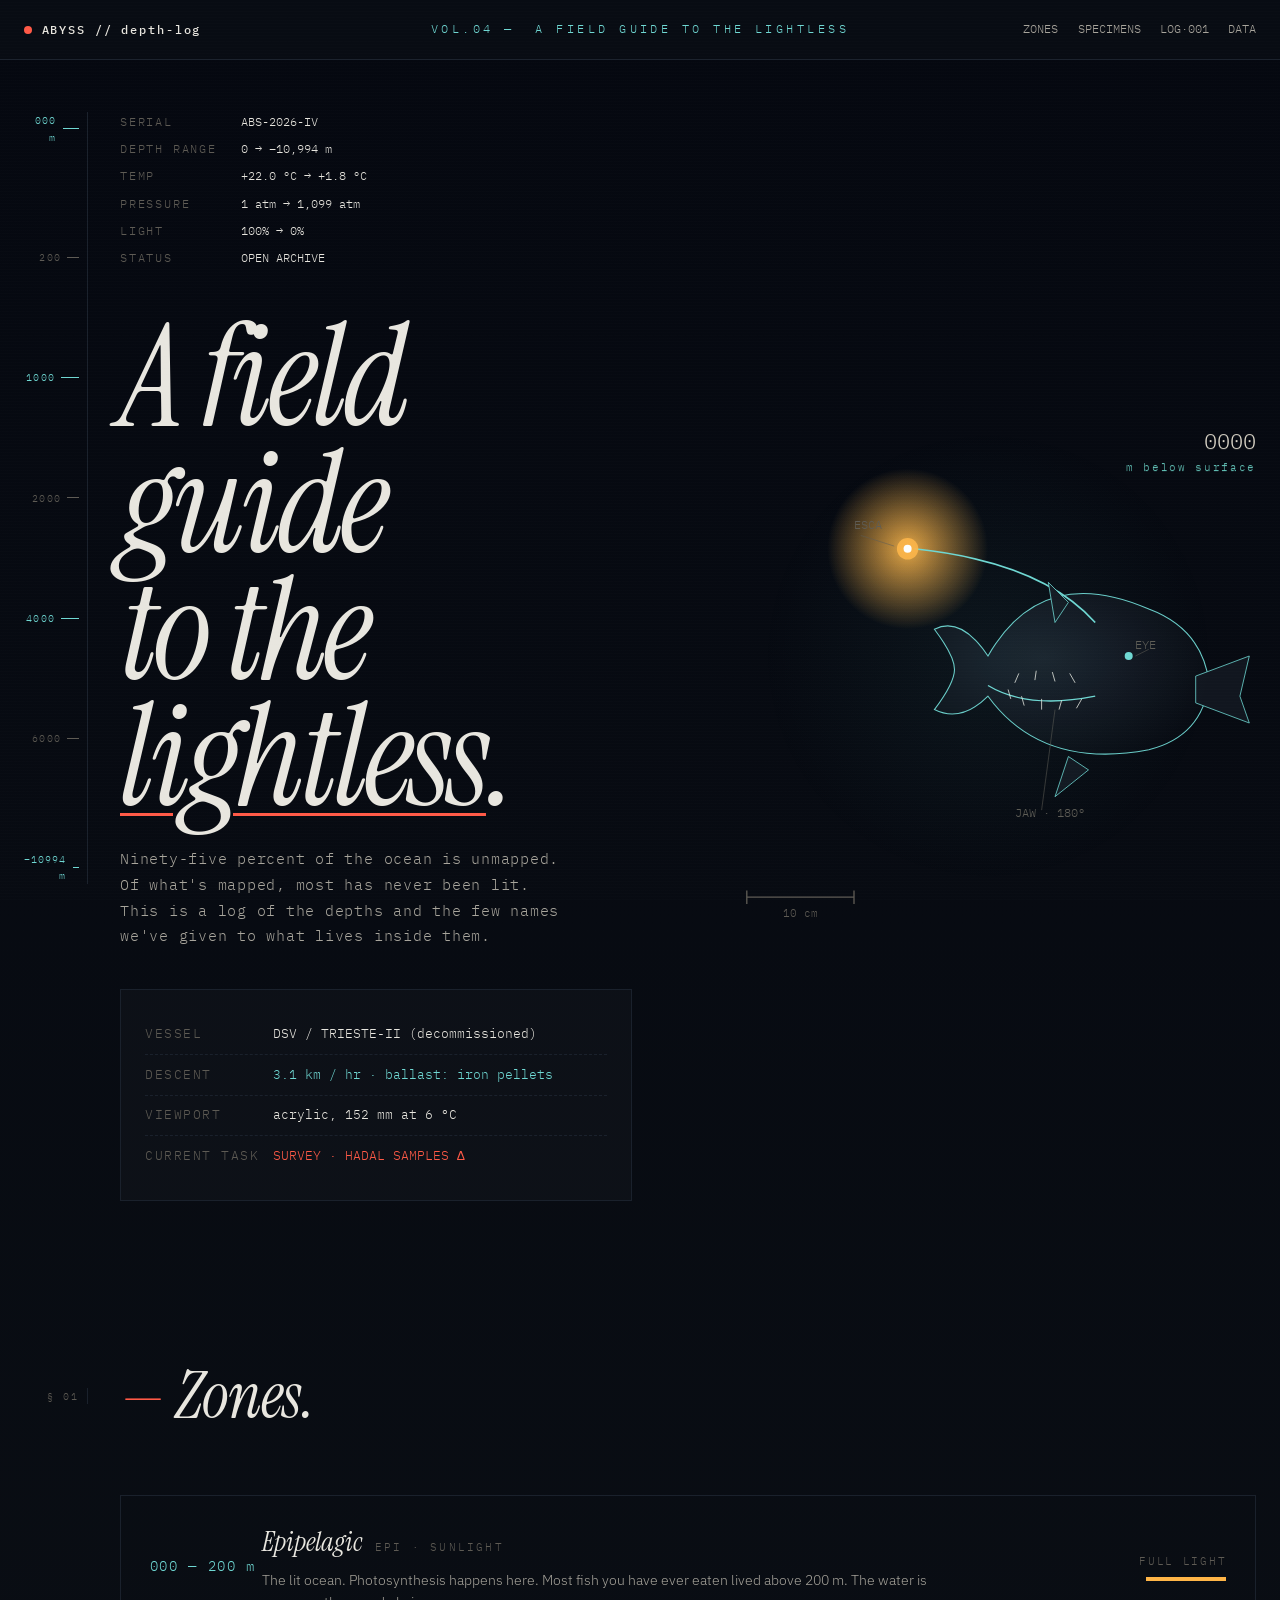
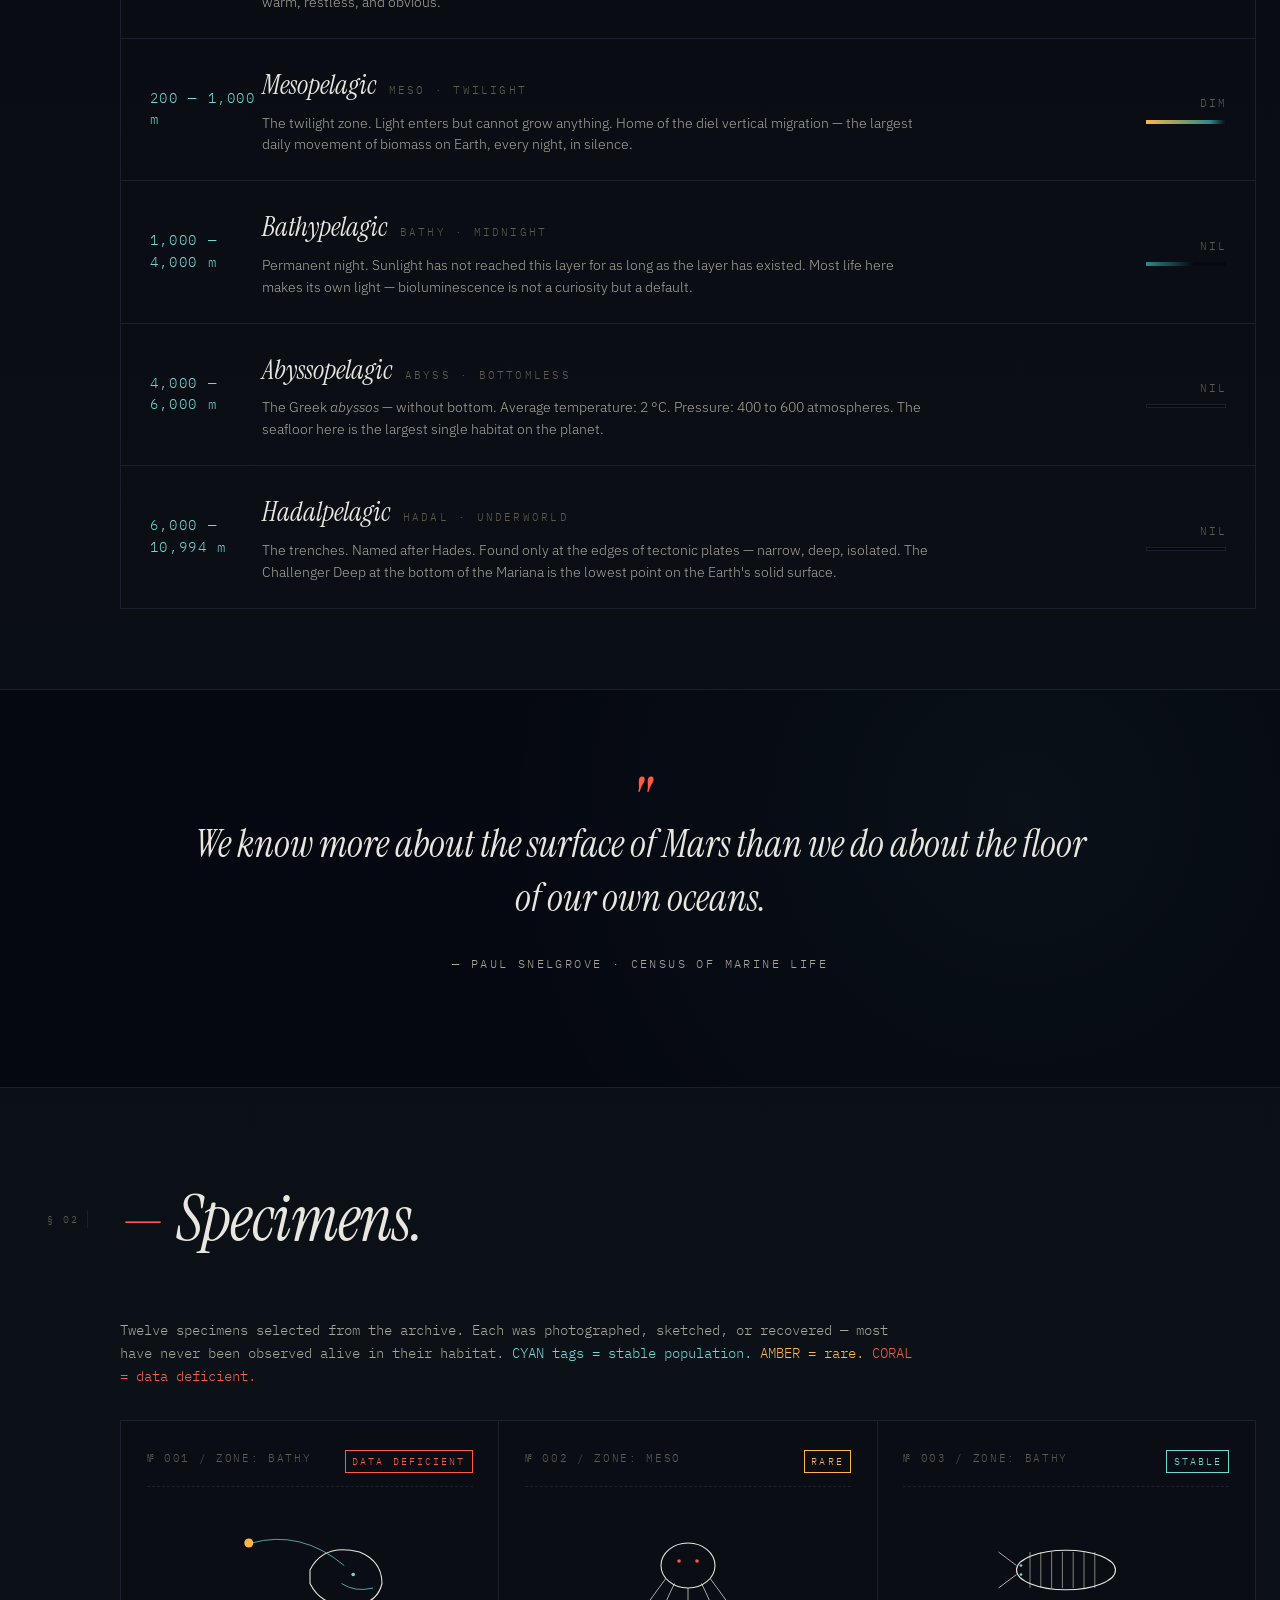
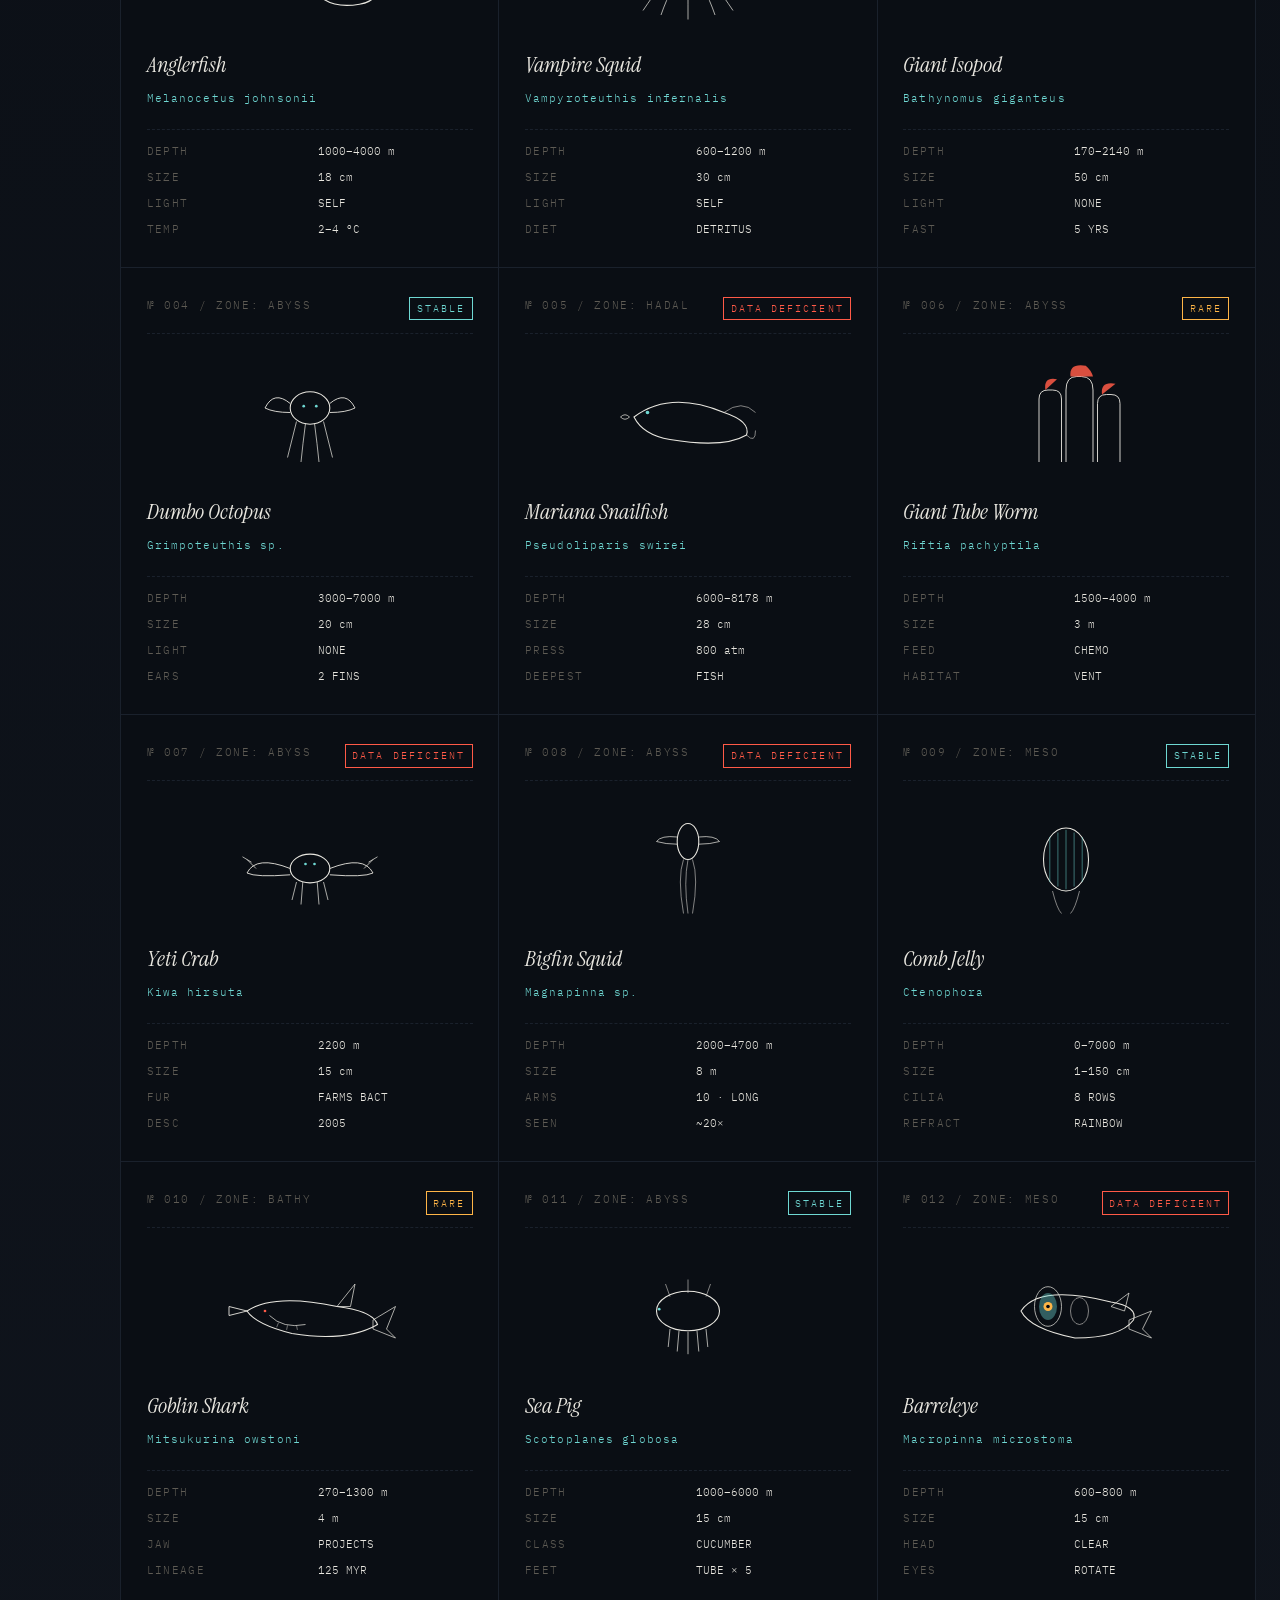
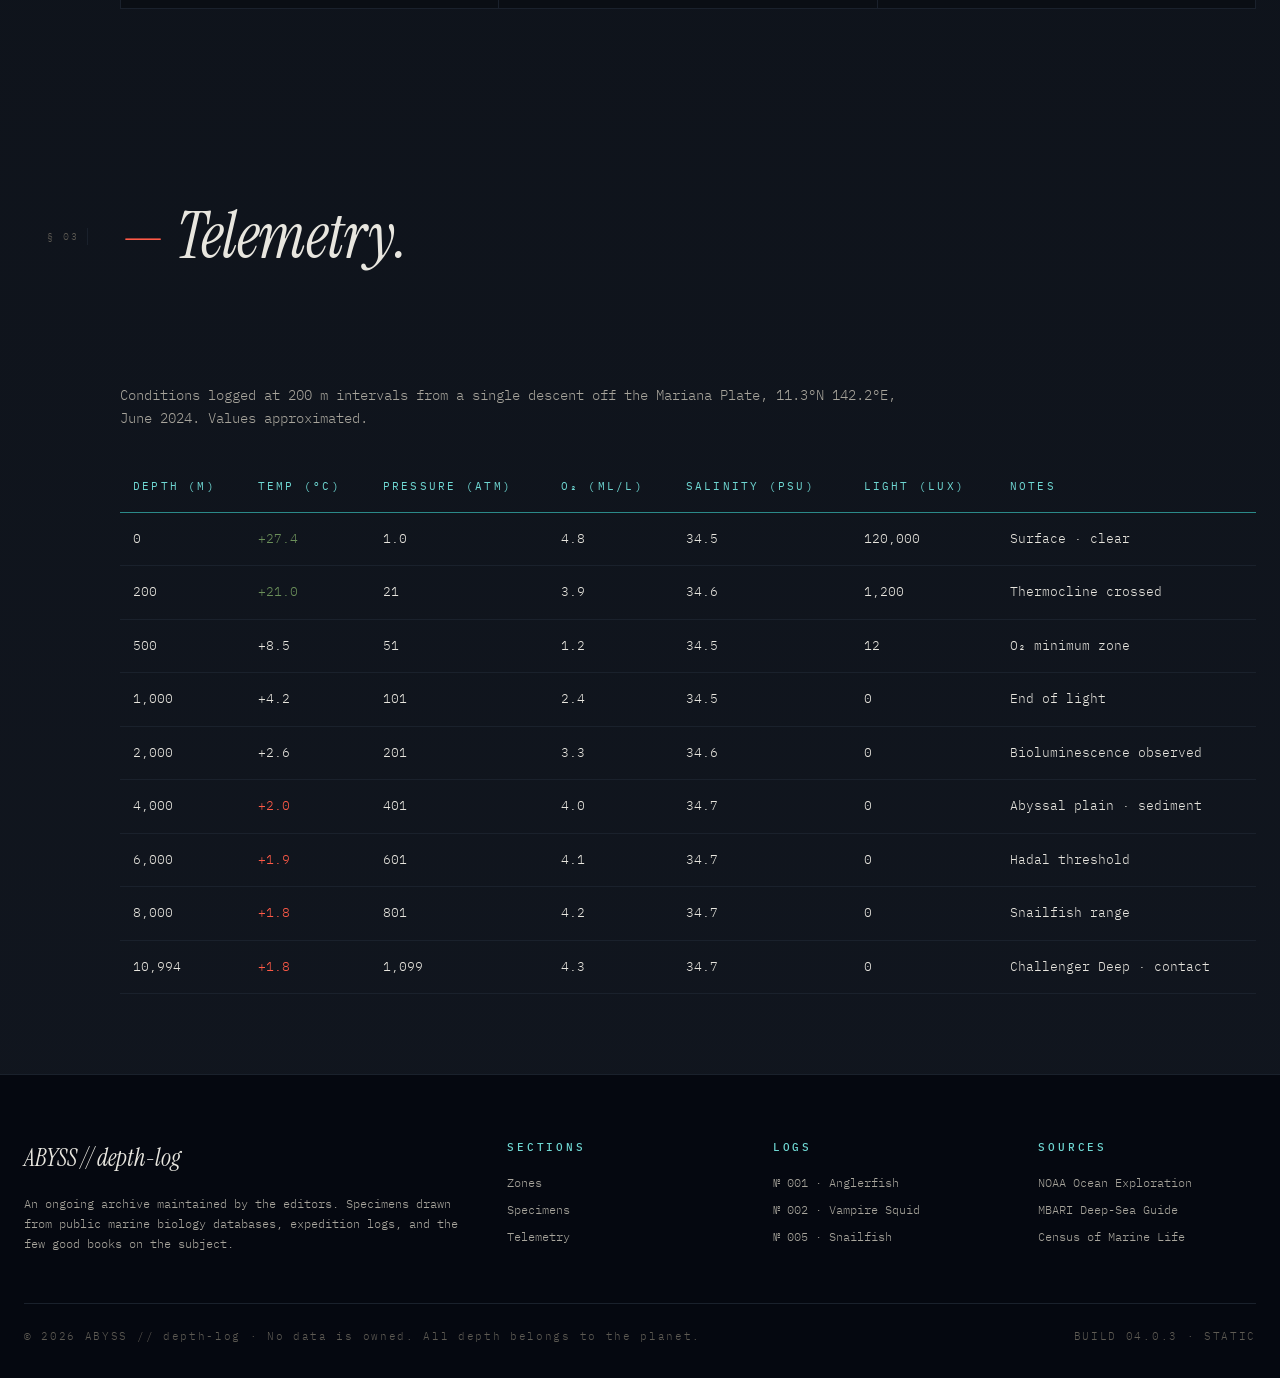
<file: index.html>
<!DOCTYPE html>
<html lang="en">
<head>
<meta charset="UTF-8">
<meta name="viewport" content="width=device-width, initial-scale=1.0">
<title>ABYSS // depth-log — an archive of the pelagic zones</title>
<meta name="description" content="A brutalist depth-log of the world's pelagic zones and the creatures that hold the dark together.">
<meta name="theme-color" content="#0a0e14">
<link rel="stylesheet" href="styles.css">
<link rel="icon" href="data:image/svg+xml,%3Csvg xmlns='http://www.w3.org/2000/svg' viewBox='0 0 32 32'%3E%3Crect width='32' height='32' fill='%230a0e14'/%3E%3Ctext x='16' y='22' font-family='monospace' font-size='18' fill='%236fd8d3' text-anchor='middle' font-weight='600'%3E∇%3C/text%3E%3C/svg%3E">
</head>
<body>

<!-- ============ TOP BAR ============ -->
<header class="topbar">
  <div class="left">
    <a href="index.html" class="brand"><span class="dot"></span>ABYSS // depth-log</a>
  </div>
  <div class="center">VOL.04 — &nbsp;A FIELD GUIDE TO THE LIGHTLESS</div>
  <div class="right">
    <nav class="nav" style="display:flex; gap:1.2rem;">
      <a href="#zones">ZONES</a>
      <a href="#specimens">SPECIMENS</a>
      <a href="specimen.html">LOG·001</a>
      <a href="#data">DATA</a>
    </nav>
  </div>
</header>

<!-- ============ HERO ============ -->
<section class="hero">

  <aside class="depth-scale" aria-hidden="true">
    <div class="tick major">000 m</div>
    <div class="tick">200</div>
    <div class="tick major">1000</div>
    <div class="tick">2000</div>
    <div class="tick major">4000</div>
    <div class="tick">6000</div>
    <div class="tick major">−10994 m</div>
  </aside>

  <div class="hero-main">
    <div>
      <dl class="hero-meta">
        <dt>SERIAL</dt><dd>ABS-2026-IV</dd>
        <dt>DEPTH RANGE</dt><dd>0 → −10,994 m</dd>
        <dt>TEMP</dt><dd>+22.0 °C → +1.8 °C</dd>
        <dt>PRESSURE</dt><dd>1 atm → 1,099 atm</dd>
        <dt>LIGHT</dt><dd class="cyan">100% → 0%</dd>
        <dt>STATUS</dt><dd>OPEN ARCHIVE</dd>
      </dl>

      <h1 class="hero-title">
        A field guide<br>
        to the <span class="underline serif">lightless</span>.
      </h1>

      <p class="hero-sub">
        Ninety-five percent of the ocean is unmapped.<br>
        Of what's mapped, most has never been lit.<br>
        This is a log of the depths and the few names<br>
        we've given to what lives inside them.
      </p>

      <div class="hero-spec">
        <div class="row"><span class="k">VESSEL</span><span class="v">DSV / TRIESTE-II (decommissioned)</span></div>
        <div class="row"><span class="k">DESCENT</span><span class="v cyan">3.1 km / hr · ballast: iron pellets</span></div>
        <div class="row"><span class="k">VIEWPORT</span><span class="v">acrylic, 152 mm at 6 °C</span></div>
        <div class="row"><span class="k">CURRENT TASK</span><span class="v coral">SURVEY · HADAL SAMPLES Δ</span></div>
      </div>
    </div>

    <div class="hero-art">
      <!-- Anglerfish silhouette SVG -->
      <svg viewBox="0 0 400 400" xmlns="http://www.w3.org/2000/svg">
        <defs>
          <radialGradient id="glow" cx="50%" cy="50%" r="50%">
            <stop offset="0%" stop-color="#ffb547" stop-opacity="0.9"/>
            <stop offset="100%" stop-color="#ffb547" stop-opacity="0"/>
          </radialGradient>
          <radialGradient id="bodyGrad" cx="40%" cy="40%" r="80%">
            <stop offset="0%" stop-color="#1a212c"/>
            <stop offset="100%" stop-color="#050810"/>
          </radialGradient>
        </defs>

        <!-- Bioluminescent lure glow -->
        <circle cx="140" cy="120" r="60" fill="url(#glow)"/>

        <!-- Body -->
        <path d="M 200 200
                 Q 240 130, 320 165
                 Q 360 180, 365 220
                 Q 360 260, 320 270
                 Q 240 285, 200 230
                 Q 180 250, 160 240
                 Q 175 220, 175 210
                 Q 175 200, 160 180
                 Q 180 170, 200 200 Z"
              fill="url(#bodyGrad)"
              stroke="#6fd8d3" stroke-width="0.8" opacity="0.95"/>

        <!-- Mouth & teeth -->
        <path d="M 200 222 Q 230 240, 280 230" stroke="#6fd8d3" stroke-width="1" fill="none"/>
        <g stroke="#e8e6df" stroke-width="0.6">
          <line x1="215" y1="225" x2="217" y2="232"/>
          <line x1="225" y1="230" x2="227" y2="237"/>
          <line x1="240" y1="232" x2="240" y2="240"/>
          <line x1="255" y1="233" x2="253" y2="240"/>
          <line x1="270" y1="232" x2="266" y2="239"/>
          <line x1="220" y1="220" x2="223" y2="213"/>
          <line x1="235" y1="218" x2="236" y2="211"/>
          <line x1="250" y1="219" x2="248" y2="212"/>
          <line x1="265" y1="220" x2="261" y2="213"/>
        </g>

        <!-- Eye -->
        <circle cx="305" cy="200" r="3" fill="#6fd8d3"/>

        <!-- Lure stalk -->
        <path d="M 280 175 Q 240 130, 145 120" stroke="#6fd8d3" stroke-width="1.2" fill="none"/>
        <circle cx="140" cy="120" r="8" fill="#ffb547" opacity="0.9"/>
        <circle cx="140" cy="120" r="3" fill="#fff"/>

        <!-- Fins -->
        <path d="M 250 175 L 245 145 L 260 160 Z" fill="#11161f" stroke="#6fd8d3" stroke-width="0.6"/>
        <path d="M 260 275 L 250 305 L 275 285 Z" fill="#11161f" stroke="#6fd8d3" stroke-width="0.6"/>
        <path d="M 355 215 L 395 200 L 388 230 L 395 250 L 355 235 Z" fill="#11161f" stroke="#6fd8d3" stroke-width="0.6"/>

        <!-- Labels -->
        <g font-family="IBM Plex Mono, monospace" font-size="9" fill="#5e5b54">
          <text x="100" y="105">ESCA</text>
          <line x1="105" y1="110" x2="130" y2="118" stroke="#5e5b54" stroke-width="0.4"/>
          <text x="310" y="195">EYE</text>
          <line x1="320" y1="195" x2="310" y2="200" stroke="#5e5b54" stroke-width="0.4"/>
          <text x="220" y="320">JAW · 180°</text>
          <line x1="240" y1="315" x2="250" y2="240" stroke="#5e5b54" stroke-width="0.4"/>
        </g>

        <!-- Scale bar -->
        <g font-family="IBM Plex Mono, monospace" font-size="8" fill="#5e5b54">
          <line x1="20" y1="380" x2="100" y2="380" stroke="#5e5b54" stroke-width="1"/>
          <line x1="20" y1="375" x2="20" y2="385" stroke="#5e5b54"/>
          <line x1="100" y1="375" x2="100" y2="385" stroke="#5e5b54"/>
          <text x="60" y="395" text-anchor="middle">10 cm</text>
        </g>
      </svg>
    </div>
  </div>
</section>

<!-- ============ ZONES DIVIDER ============ -->
<div class="divider">
  <div class="col-tag">§ 01</div>
  <h2 class="heading"><i>Zones.</i></h2>
</div>

<section class="zones" id="zones">
  <div></div>
  <div class="zones-grid">
    <div class="zone" data-depth="1">
      <div class="depth">000 — 200 m</div>
      <div class="info">
        <div class="name"><i>Epipelagic</i><span class="en">EPI · SUNLIGHT</span></div>
        <div class="desc">The lit ocean. Photosynthesis happens here. Most fish you have ever eaten lived above 200 m. The water is warm, restless, and obvious.</div>
      </div>
      <div class="light">FULL LIGHT<span class="bar"></span></div>
    </div>

    <div class="zone" data-depth="2">
      <div class="depth">200 — 1,000 m</div>
      <div class="info">
        <div class="name"><i>Mesopelagic</i><span class="en">MESO · TWILIGHT</span></div>
        <div class="desc">The twilight zone. Light enters but cannot grow anything. Home of the diel vertical migration — the largest daily movement of biomass on Earth, every night, in silence.</div>
      </div>
      <div class="light">DIM<span class="bar"></span></div>
    </div>

    <div class="zone" data-depth="3">
      <div class="depth">1,000 — 4,000 m</div>
      <div class="info">
        <div class="name"><i>Bathypelagic</i><span class="en">BATHY · MIDNIGHT</span></div>
        <div class="desc">Permanent night. Sunlight has not reached this layer for as long as the layer has existed. Most life here makes its own light — bioluminescence is not a curiosity but a default.</div>
      </div>
      <div class="light">NIL<span class="bar"></span></div>
    </div>

    <div class="zone" data-depth="4">
      <div class="depth">4,000 — 6,000 m</div>
      <div class="info">
        <div class="name"><i>Abyssopelagic</i><span class="en">ABYSS · BOTTOMLESS</span></div>
        <div class="desc">The Greek <i>abyssos</i> — without bottom. Average temperature: 2 °C. Pressure: 400 to 600 atmospheres. The seafloor here is the largest single habitat on the planet.</div>
      </div>
      <div class="light">NIL<span class="bar"></span></div>
    </div>

    <div class="zone" data-depth="5">
      <div class="depth">6,000 — 10,994 m</div>
      <div class="info">
        <div class="name"><i>Hadalpelagic</i><span class="en">HADAL · UNDERWORLD</span></div>
        <div class="desc">The trenches. Named after Hades. Found only at the edges of tectonic plates — narrow, deep, isolated. The Challenger Deep at the bottom of the Mariana is the lowest point on the Earth's solid surface.</div>
      </div>
      <div class="light">NIL<span class="bar"></span></div>
    </div>
  </div>
</section>

<!-- ============ QUOTE BAND ============ -->
<section class="quote-band">
  <blockquote>
    We know more about the surface of Mars than we do about the floor of our own oceans.
  </blockquote>
  <cite>— PAUL SNELGROVE · CENSUS OF MARINE LIFE</cite>
</section>

<!-- ============ SPECIMENS DIVIDER ============ -->
<div class="divider">
  <div class="col-tag">§ 02</div>
  <h2 class="heading"><i>Specimens.</i></h2>
</div>

<section class="specimens" id="specimens">
  <div></div>
  <div>

    <p style="font-family: var(--mono); font-size: 0.85rem; color: var(--bone-dim); max-width: 50rem; margin-bottom: 2rem; line-height: 1.7;">
      Twelve specimens selected from the archive. Each was photographed, sketched, or recovered — most have never been observed alive in their habitat. <span style="color: var(--cyan);">CYAN tags = stable population.</span> <span style="color: var(--amber);">AMBER = rare.</span> <span style="color: var(--coral);">CORAL = data deficient.</span>
    </p>

    <div class="specimen-grid">

      <!-- 001 Anglerfish -->
      <a href="specimen.html" class="specimen">
        <div class="specimen-header">
          <span class="specimen-no">№ 001 / ZONE: BATHY</span>
          <span class="specimen-tag">DATA DEFICIENT</span>
        </div>
        <div class="specimen-art">
          <svg viewBox="0 0 200 120" xmlns="http://www.w3.org/2000/svg">
            <path d="M100,60 Q115,30 155,40 Q180,50 180,75 Q175,95 155,98 Q115,105 100,75 Z" fill="none" stroke="#e8e6df" stroke-width="1.2"/>
            <circle cx="148" cy="65" r="2" fill="#6fd8d3"/>
            <path d="M135,75 Q150,85 170,80" stroke="#6fd8d3" stroke-width="0.8" fill="none"/>
            <path d="M138,55 Q90,15 35,30" stroke="#6fd8d3" stroke-width="0.8" fill="none"/>
            <circle cx="32" cy="30" r="5" fill="#ffb547"/>
          </svg>
        </div>
        <div class="specimen-name"><i>Anglerfish</i></div>
        <div class="specimen-sci">Melanocetus johnsonii</div>
        <div class="specimen-data">
          <span class="k">DEPTH</span><span class="v">1000–4000 m</span>
          <span class="k">SIZE</span><span class="v">18 cm</span>
          <span class="k">LIGHT</span><span class="v">SELF</span>
          <span class="k">TEMP</span><span class="v">2–4 °C</span>
        </div>
      </a>

      <!-- 002 Vampire Squid -->
      <a href="specimen.html" class="specimen">
        <div class="specimen-header">
          <span class="specimen-no">№ 002 / ZONE: MESO</span>
          <span class="specimen-tag rare">RARE</span>
        </div>
        <div class="specimen-art">
          <svg viewBox="0 0 200 120" xmlns="http://www.w3.org/2000/svg">
            <ellipse cx="100" cy="55" rx="30" ry="25" fill="none" stroke="#e8e6df" stroke-width="1.2"/>
            <g stroke="#e8e6df" stroke-width="0.8" fill="none">
              <path d="M75,70 Q60,90 50,105"/>
              <path d="M85,75 Q75,95 70,110"/>
              <path d="M100,80 Q100,100 100,115"/>
              <path d="M115,75 Q125,95 130,110"/>
              <path d="M125,70 Q140,90 150,105"/>
            </g>
            <circle cx="90" cy="50" r="2" fill="#ff5a47"/>
            <circle cx="110" cy="50" r="2" fill="#ff5a47"/>
          </svg>
        </div>
        <div class="specimen-name"><i>Vampire Squid</i></div>
        <div class="specimen-sci">Vampyroteuthis infernalis</div>
        <div class="specimen-data">
          <span class="k">DEPTH</span><span class="v">600–1200 m</span>
          <span class="k">SIZE</span><span class="v">30 cm</span>
          <span class="k">LIGHT</span><span class="v">SELF</span>
          <span class="k">DIET</span><span class="v">DETRITUS</span>
        </div>
      </a>

      <!-- 003 Giant Isopod -->
      <a href="specimen.html" class="specimen">
        <div class="specimen-header">
          <span class="specimen-no">№ 003 / ZONE: BATHY</span>
          <span class="specimen-tag safe">STABLE</span>
        </div>
        <div class="specimen-art">
          <svg viewBox="0 0 200 120" xmlns="http://www.w3.org/2000/svg">
            <ellipse cx="100" cy="60" rx="55" ry="22" fill="none" stroke="#e8e6df" stroke-width="1.2"/>
            <g stroke="#e8e6df" stroke-width="0.6">
              <line x1="60" y1="40" x2="60" y2="80"/>
              <line x1="72" y1="40" x2="72" y2="80"/>
              <line x1="84" y1="40" x2="84" y2="80"/>
              <line x1="96" y1="40" x2="96" y2="80"/>
              <line x1="108" y1="40" x2="108" y2="80"/>
              <line x1="120" y1="40" x2="120" y2="80"/>
              <line x1="132" y1="40" x2="132" y2="80"/>
            </g>
            <line x1="45" y1="55" x2="25" y2="40" stroke="#e8e6df" stroke-width="0.8"/>
            <line x1="45" y1="65" x2="25" y2="80" stroke="#e8e6df" stroke-width="0.8"/>
            <circle cx="50" cy="55" r="1.5" fill="#6fd8d3"/>
            <circle cx="50" cy="65" r="1.5" fill="#6fd8d3"/>
          </svg>
        </div>
        <div class="specimen-name"><i>Giant Isopod</i></div>
        <div class="specimen-sci">Bathynomus giganteus</div>
        <div class="specimen-data">
          <span class="k">DEPTH</span><span class="v">170–2140 m</span>
          <span class="k">SIZE</span><span class="v">50 cm</span>
          <span class="k">LIGHT</span><span class="v">NONE</span>
          <span class="k">FAST</span><span class="v">5 YRS</span>
        </div>
      </a>

      <!-- 004 Dumbo Octopus -->
      <a href="specimen.html" class="specimen">
        <div class="specimen-header">
          <span class="specimen-no">№ 004 / ZONE: ABYSS</span>
          <span class="specimen-tag safe">STABLE</span>
        </div>
        <div class="specimen-art">
          <svg viewBox="0 0 200 120" xmlns="http://www.w3.org/2000/svg">
            <ellipse cx="100" cy="50" rx="22" ry="18" fill="none" stroke="#e8e6df" stroke-width="1.2"/>
            <path d="M78,45 Q60,30 50,50 Q60,55 78,55" fill="none" stroke="#e8e6df" stroke-width="1"/>
            <path d="M122,45 Q140,30 150,50 Q140,55 122,55" fill="none" stroke="#e8e6df" stroke-width="1"/>
            <g stroke="#e8e6df" stroke-width="0.8" fill="none">
              <path d="M85,65 Q80,85 75,105"/>
              <path d="M95,67 Q92,90 90,110"/>
              <path d="M105,67 Q108,90 110,110"/>
              <path d="M115,65 Q120,85 125,105"/>
            </g>
            <circle cx="93" cy="48" r="1.5" fill="#6fd8d3"/>
            <circle cx="107" cy="48" r="1.5" fill="#6fd8d3"/>
          </svg>
        </div>
        <div class="specimen-name"><i>Dumbo Octopus</i></div>
        <div class="specimen-sci">Grimpoteuthis sp.</div>
        <div class="specimen-data">
          <span class="k">DEPTH</span><span class="v">3000–7000 m</span>
          <span class="k">SIZE</span><span class="v">20 cm</span>
          <span class="k">LIGHT</span><span class="v">NONE</span>
          <span class="k">EARS</span><span class="v">2 FINS</span>
        </div>
      </a>

      <!-- 005 Snailfish -->
      <a href="specimen.html" class="specimen">
        <div class="specimen-header">
          <span class="specimen-no">№ 005 / ZONE: HADAL</span>
          <span class="specimen-tag">DATA DEFICIENT</span>
        </div>
        <div class="specimen-art">
          <svg viewBox="0 0 200 120" xmlns="http://www.w3.org/2000/svg">
            <path d="M40,60 Q80,30 140,55 Q170,65 165,80 Q140,95 80,85 Q50,80 40,60 Z" fill="none" stroke="#e8e6df" stroke-width="1.2"/>
            <circle cx="55" cy="55" r="2" fill="#6fd8d3"/>
            <path d="M35,60 Q30,55 25,60 Q30,65 35,60" fill="none" stroke="#e8e6df" stroke-width="0.8"/>
            <path d="M140,55 Q160,40 175,55" fill="none" stroke="#e8e6df" stroke-width="0.6"/>
            <path d="M165,80 Q175,90 175,75" fill="none" stroke="#e8e6df" stroke-width="0.6"/>
          </svg>
        </div>
        <div class="specimen-name"><i>Mariana Snailfish</i></div>
        <div class="specimen-sci">Pseudoliparis swirei</div>
        <div class="specimen-data">
          <span class="k">DEPTH</span><span class="v">6000–8178 m</span>
          <span class="k">SIZE</span><span class="v">28 cm</span>
          <span class="k">PRESS</span><span class="v">800 atm</span>
          <span class="k">DEEPEST</span><span class="v">FISH</span>
        </div>
      </a>

      <!-- 006 Tube Worm -->
      <a href="specimen.html" class="specimen">
        <div class="specimen-header">
          <span class="specimen-no">№ 006 / ZONE: ABYSS</span>
          <span class="specimen-tag rare">RARE</span>
        </div>
        <div class="specimen-art">
          <svg viewBox="0 0 200 120" xmlns="http://www.w3.org/2000/svg">
            <g stroke="#e8e6df" stroke-width="1" fill="none">
              <path d="M70,110 L70,40 Q70,30 80,30 L85,30 Q95,30 95,40 L95,110"/>
              <path d="M100,110 L100,30 Q100,15 112,15 L117,15 Q130,15 130,30 L130,110"/>
              <path d="M135,110 L135,45 Q135,35 145,35 L150,35 Q160,35 160,45 L160,110"/>
            </g>
            <path d="M77,30 Q75,15 90,18" fill="#ff5a47" opacity="0.85"/>
            <path d="M105,15 Q103,0 122,3 Q128,8 130,15" fill="#ff5a47" opacity="0.85"/>
            <path d="M140,35 Q138,20 155,23" fill="#ff5a47" opacity="0.85"/>
          </svg>
        </div>
        <div class="specimen-name"><i>Giant Tube Worm</i></div>
        <div class="specimen-sci">Riftia pachyptila</div>
        <div class="specimen-data">
          <span class="k">DEPTH</span><span class="v">1500–4000 m</span>
          <span class="k">SIZE</span><span class="v">3 m</span>
          <span class="k">FEED</span><span class="v">CHEMO</span>
          <span class="k">HABITAT</span><span class="v">VENT</span>
        </div>
      </a>

      <!-- 007 Yeti Crab -->
      <a href="specimen.html" class="specimen">
        <div class="specimen-header">
          <span class="specimen-no">№ 007 / ZONE: ABYSS</span>
          <span class="specimen-tag">DATA DEFICIENT</span>
        </div>
        <div class="specimen-art">
          <svg viewBox="0 0 200 120" xmlns="http://www.w3.org/2000/svg">
            <ellipse cx="100" cy="65" rx="22" ry="16" fill="none" stroke="#e8e6df" stroke-width="1.2"/>
            <path d="M78,65 Q40,50 30,70 Q40,75 78,72" fill="none" stroke="#e8e6df" stroke-width="1"/>
            <path d="M122,65 Q160,50 170,70 Q160,75 122,72" fill="none" stroke="#e8e6df" stroke-width="1"/>
            <g stroke="#e8e6df" stroke-width="0.8">
              <line x1="40" y1="65" x2="30" y2="55"/>
              <line x1="35" y1="58" x2="25" y2="52"/>
              <line x1="160" y1="65" x2="170" y2="55"/>
              <line x1="165" y1="58" x2="175" y2="52"/>
              <line x1="85" y1="80" x2="80" y2="100"/>
              <line x1="92" y1="80" x2="90" y2="105"/>
              <line x1="108" y1="80" x2="110" y2="105"/>
              <line x1="115" y1="80" x2="120" y2="100"/>
            </g>
            <circle cx="95" cy="60" r="1.5" fill="#6fd8d3"/>
            <circle cx="105" cy="60" r="1.5" fill="#6fd8d3"/>
          </svg>
        </div>
        <div class="specimen-name"><i>Yeti Crab</i></div>
        <div class="specimen-sci">Kiwa hirsuta</div>
        <div class="specimen-data">
          <span class="k">DEPTH</span><span class="v">2200 m</span>
          <span class="k">SIZE</span><span class="v">15 cm</span>
          <span class="k">FUR</span><span class="v">FARMS BACT</span>
          <span class="k">DESC</span><span class="v">2005</span>
        </div>
      </a>

      <!-- 008 Bigfin Squid -->
      <a href="specimen.html" class="specimen">
        <div class="specimen-header">
          <span class="specimen-no">№ 008 / ZONE: ABYSS</span>
          <span class="specimen-tag">DATA DEFICIENT</span>
        </div>
        <div class="specimen-art">
          <svg viewBox="0 0 200 120" xmlns="http://www.w3.org/2000/svg">
            <ellipse cx="100" cy="35" rx="12" ry="20" fill="none" stroke="#e8e6df" stroke-width="1.2"/>
            <path d="M88,30 Q70,28 65,35 Q75,38 88,38" fill="none" stroke="#e8e6df" stroke-width="0.8"/>
            <path d="M112,30 Q130,28 135,35 Q125,38 112,38" fill="none" stroke="#e8e6df" stroke-width="0.8"/>
            <g stroke="#e8e6df" stroke-width="0.6" fill="none">
              <path d="M95,55 Q88,75 95,115"/>
              <path d="M100,55 Q95,80 100,115"/>
              <path d="M105,55 Q112,75 105,115"/>
            </g>
            <line x1="100" y1="115" x2="100" y2="115" stroke="#e8e6df"/>
          </svg>
        </div>
        <div class="specimen-name"><i>Bigfin Squid</i></div>
        <div class="specimen-sci">Magnapinna sp.</div>
        <div class="specimen-data">
          <span class="k">DEPTH</span><span class="v">2000–4700 m</span>
          <span class="k">SIZE</span><span class="v">8 m</span>
          <span class="k">ARMS</span><span class="v">10 · LONG</span>
          <span class="k">SEEN</span><span class="v">~20×</span>
        </div>
      </a>

      <!-- 009 Comb Jelly -->
      <a href="specimen.html" class="specimen">
        <div class="specimen-header">
          <span class="specimen-no">№ 009 / ZONE: MESO</span>
          <span class="specimen-tag safe">STABLE</span>
        </div>
        <div class="specimen-art">
          <svg viewBox="0 0 200 120" xmlns="http://www.w3.org/2000/svg">
            <ellipse cx="100" cy="55" rx="25" ry="35" fill="none" stroke="#e8e6df" stroke-width="1.2"/>
            <g stroke="#6fd8d3" stroke-width="0.8" opacity="0.7">
              <path d="M82,30 L82,80"/>
              <path d="M91,25 L91,85"/>
              <path d="M100,22 L100,88"/>
              <path d="M109,25 L109,85"/>
              <path d="M118,30 L118,80"/>
            </g>
            <path d="M85,90 Q90,110 95,115" fill="none" stroke="#e8e6df" stroke-width="0.6"/>
            <path d="M115,90 Q110,110 105,115" fill="none" stroke="#e8e6df" stroke-width="0.6"/>
          </svg>
        </div>
        <div class="specimen-name"><i>Comb Jelly</i></div>
        <div class="specimen-sci">Ctenophora</div>
        <div class="specimen-data">
          <span class="k">DEPTH</span><span class="v">0–7000 m</span>
          <span class="k">SIZE</span><span class="v">1–150 cm</span>
          <span class="k">CILIA</span><span class="v">8 ROWS</span>
          <span class="k">REFRACT</span><span class="v">RAINBOW</span>
        </div>
      </a>

      <!-- 010 Goblin Shark -->
      <a href="specimen.html" class="specimen">
        <div class="specimen-header">
          <span class="specimen-no">№ 010 / ZONE: BATHY</span>
          <span class="specimen-tag rare">RARE</span>
        </div>
        <div class="specimen-art">
          <svg viewBox="0 0 200 120" xmlns="http://www.w3.org/2000/svg">
            <path d="M30,60 Q60,40 130,55 Q170,60 175,75 Q140,95 80,85 Q40,75 30,60 Z" fill="none" stroke="#e8e6df" stroke-width="1.2"/>
            <path d="M30,60 L10,55 L10,65 Z" fill="none" stroke="#e8e6df" stroke-width="1"/>
            <path d="M55,65 Q70,80 95,75" fill="none" stroke="#e8e6df" stroke-width="0.8"/>
            <g stroke="#e8e6df" stroke-width="0.5">
              <line x1="65" y1="73" x2="63" y2="78"/>
              <line x1="75" y1="76" x2="74" y2="81"/>
              <line x1="85" y1="76" x2="86" y2="81"/>
            </g>
            <circle cx="50" cy="60" r="1.5" fill="#ff5a47"/>
            <path d="M130,55 L150,30 L145,55 Z" fill="none" stroke="#e8e6df" stroke-width="0.8"/>
            <path d="M170,70 L195,55 L185,80 L195,90 L170,80 Z" fill="none" stroke="#e8e6df" stroke-width="0.8"/>
          </svg>
        </div>
        <div class="specimen-name"><i>Goblin Shark</i></div>
        <div class="specimen-sci">Mitsukurina owstoni</div>
        <div class="specimen-data">
          <span class="k">DEPTH</span><span class="v">270–1300 m</span>
          <span class="k">SIZE</span><span class="v">4 m</span>
          <span class="k">JAW</span><span class="v">PROJECTS</span>
          <span class="k">LINEAGE</span><span class="v">125 MYR</span>
        </div>
      </a>

      <!-- 011 Sea Pig -->
      <a href="specimen.html" class="specimen">
        <div class="specimen-header">
          <span class="specimen-no">№ 011 / ZONE: ABYSS</span>
          <span class="specimen-tag safe">STABLE</span>
        </div>
        <div class="specimen-art">
          <svg viewBox="0 0 200 120" xmlns="http://www.w3.org/2000/svg">
            <ellipse cx="100" cy="60" rx="35" ry="22" fill="none" stroke="#e8e6df" stroke-width="1.2"/>
            <g stroke="#e8e6df" stroke-width="0.8" fill="none">
              <line x1="80" y1="80" x2="78" y2="100"/>
              <line x1="90" y1="82" x2="88" y2="105"/>
              <line x1="100" y1="83" x2="100" y2="108"/>
              <line x1="110" y1="82" x2="112" y2="105"/>
              <line x1="120" y1="80" x2="122" y2="100"/>
            </g>
            <g stroke="#e8e6df" stroke-width="0.6">
              <line x1="80" y1="44" x2="75" y2="30"/>
              <line x1="100" y1="40" x2="100" y2="25"/>
              <line x1="120" y1="44" x2="125" y2="30"/>
            </g>
            <circle cx="68" cy="58" r="1.5" fill="#6fd8d3"/>
          </svg>
        </div>
        <div class="specimen-name"><i>Sea Pig</i></div>
        <div class="specimen-sci">Scotoplanes globosa</div>
        <div class="specimen-data">
          <span class="k">DEPTH</span><span class="v">1000–6000 m</span>
          <span class="k">SIZE</span><span class="v">15 cm</span>
          <span class="k">CLASS</span><span class="v">CUCUMBER</span>
          <span class="k">FEET</span><span class="v">TUBE × 5</span>
        </div>
      </a>

      <!-- 012 Barreleye -->
      <a href="specimen.html" class="specimen">
        <div class="specimen-header">
          <span class="specimen-no">№ 012 / ZONE: MESO</span>
          <span class="specimen-tag">DATA DEFICIENT</span>
        </div>
        <div class="specimen-art">
          <svg viewBox="0 0 200 120" xmlns="http://www.w3.org/2000/svg">
            <path d="M50,60 Q70,30 150,50 Q180,55 175,70 Q160,90 110,90 Q60,80 50,60 Z" fill="none" stroke="#e8e6df" stroke-width="1.2"/>
            <ellipse cx="80" cy="55" rx="15" ry="22" fill="none" stroke="#e8e6df" stroke-width="0.8"/>
            <ellipse cx="80" cy="55" rx="10" ry="15" fill="#6fd8d3" opacity="0.4"/>
            <circle cx="80" cy="55" r="5" fill="#ffb547"/>
            <circle cx="80" cy="55" r="2" fill="#050810"/>
            <ellipse cx="115" cy="60" rx="10" ry="15" fill="none" stroke="#e8e6df" stroke-width="0.6"/>
            <path d="M150,55 L170,40 L165,60 Z" fill="none" stroke="#e8e6df" stroke-width="0.8"/>
            <path d="M170,70 L195,60 L185,80 L195,90 L170,80 Z" fill="none" stroke="#e8e6df" stroke-width="0.8"/>
          </svg>
        </div>
        <div class="specimen-name"><i>Barreleye</i></div>
        <div class="specimen-sci">Macropinna microstoma</div>
        <div class="specimen-data">
          <span class="k">DEPTH</span><span class="v">600–800 m</span>
          <span class="k">SIZE</span><span class="v">15 cm</span>
          <span class="k">HEAD</span><span class="v">CLEAR</span>
          <span class="k">EYES</span><span class="v">ROTATE</span>
        </div>
      </a>

    </div>
  </div>
</section>

<!-- ============ TELEMETRY DIVIDER ============ -->
<div class="divider">
  <div class="col-tag">§ 03</div>
  <h2 class="heading"><i>Telemetry.</i></h2>
</div>

<section class="telemetry" id="data">
  <div></div>
  <div>
    <p style="font-family: var(--mono); font-size: 0.85rem; color: var(--bone-dim); max-width: 50rem; margin-bottom: 2rem; line-height: 1.7;">
      Conditions logged at 200 m intervals from a single descent off the Mariana Plate, 11.3°N 142.2°E, June 2024. Values approximated.
    </p>

    <table class="tele-table">
      <thead>
        <tr>
          <th>Depth (m)</th>
          <th>Temp (°C)</th>
          <th>Pressure (atm)</th>
          <th>O₂ (ml/L)</th>
          <th>Salinity (PSU)</th>
          <th>Light (lux)</th>
          <th>Notes</th>
        </tr>
      </thead>
      <tbody>
        <tr><td class="num">0</td><td class="pos">+27.4</td><td class="num">1.0</td><td class="num">4.8</td><td class="num">34.5</td><td class="num">120,000</td><td>Surface · clear</td></tr>
        <tr><td class="num">200</td><td class="pos">+21.0</td><td class="num">21</td><td class="num">3.9</td><td class="num">34.6</td><td class="num">1,200</td><td>Thermocline crossed</td></tr>
        <tr><td class="num">500</td><td class="num">+8.5</td><td class="num">51</td><td class="num">1.2</td><td class="num">34.5</td><td class="num">12</td><td>O₂ minimum zone</td></tr>
        <tr><td class="num">1,000</td><td class="num">+4.2</td><td class="num">101</td><td class="num">2.4</td><td class="num">34.5</td><td class="num">0</td><td>End of light</td></tr>
        <tr><td class="num">2,000</td><td class="num">+2.6</td><td class="num">201</td><td class="num">3.3</td><td class="num">34.6</td><td class="num">0</td><td>Bioluminescence observed</td></tr>
        <tr><td class="num">4,000</td><td class="neg">+2.0</td><td class="num">401</td><td class="num">4.0</td><td class="num">34.7</td><td class="num">0</td><td>Abyssal plain · sediment</td></tr>
        <tr><td class="num">6,000</td><td class="neg">+1.9</td><td class="num">601</td><td class="num">4.1</td><td class="num">34.7</td><td class="num">0</td><td>Hadal threshold</td></tr>
        <tr><td class="num">8,000</td><td class="neg">+1.8</td><td class="num">801</td><td class="num">4.2</td><td class="num">34.7</td><td class="num">0</td><td>Snailfish range</td></tr>
        <tr><td class="num">10,994</td><td class="neg">+1.8</td><td class="num">1,099</td><td class="num">4.3</td><td class="num">34.7</td><td class="num">0</td><td>Challenger Deep · contact</td></tr>
      </tbody>
    </table>
  </div>
</section>

<!-- ============ FOOTER ============ -->
<footer>
  <div class="grid">
    <div>
      <div class="seal"><i>ABYSS // depth-log</i></div>
      <p style="margin-top: 1rem; max-width: 28rem; line-height: 1.7;">
        An ongoing archive maintained by the editors. Specimens drawn from public marine biology databases, expedition logs, and the few good books on the subject.
      </p>
    </div>
    <div>
      <h4>Sections</h4>
      <ul>
        <li><a href="#zones">Zones</a></li>
        <li><a href="#specimens">Specimens</a></li>
        <li><a href="#data">Telemetry</a></li>
      </ul>
    </div>
    <div>
      <h4>Logs</h4>
      <ul>
        <li><a href="specimen.html">№ 001 · Anglerfish</a></li>
        <li><a href="specimen.html">№ 002 · Vampire Squid</a></li>
        <li><a href="specimen.html">№ 005 · Snailfish</a></li>
      </ul>
    </div>
    <div>
      <h4>Sources</h4>
      <ul>
        <li><a href="#">NOAA Ocean Exploration</a></li>
        <li><a href="#">MBARI Deep-Sea Guide</a></li>
        <li><a href="#">Census of Marine Life</a></li>
      </ul>
    </div>
  </div>
  <div class="bottom">
    <div>© 2026 ABYSS // depth-log · No data is owned. All depth belongs to the planet.</div>
    <div>BUILD 04.0.3 · STATIC</div>
  </div>
</footer>

<!-- Depth scroll indicator -->
<div class="depth-indicator" id="depth-indicator">
  <div class="value">000</div>
  <div>m below surface</div>
</div>

<script src="main.js"></script>
</body>
</html>
</file>
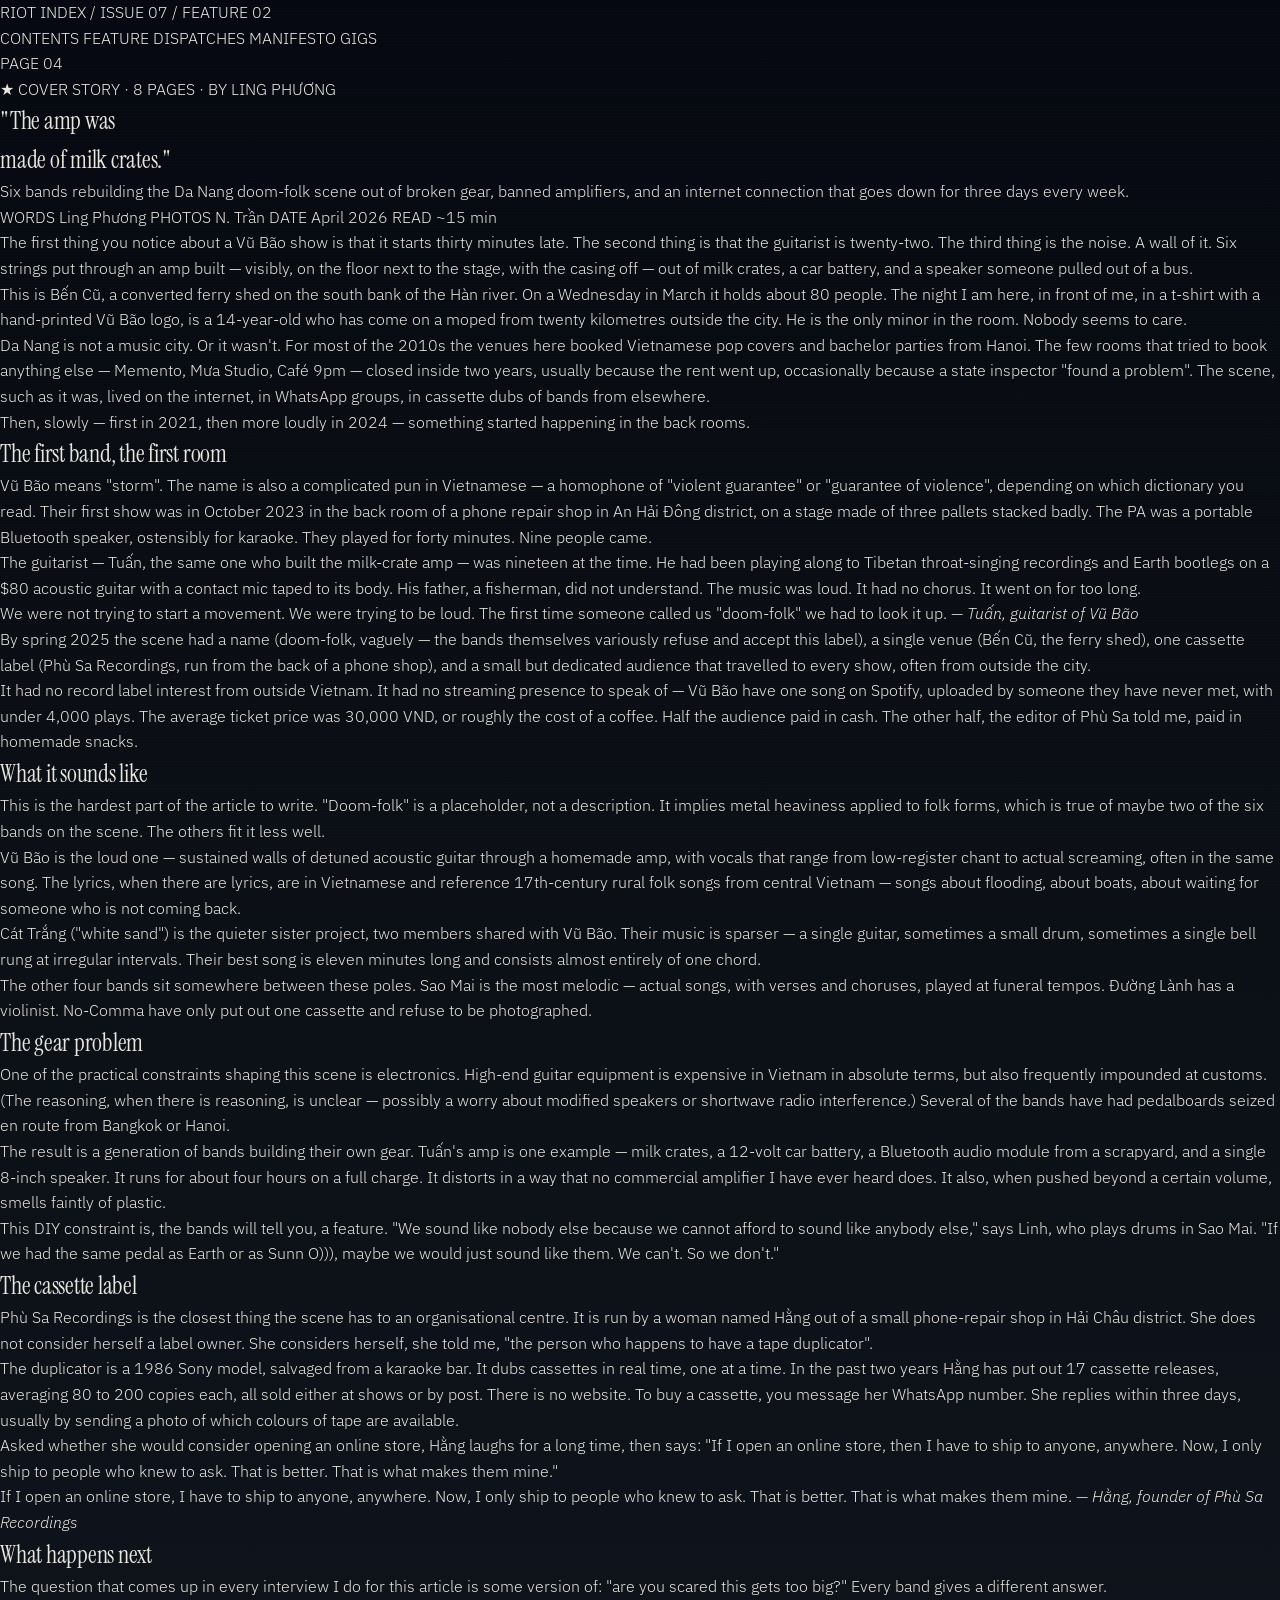
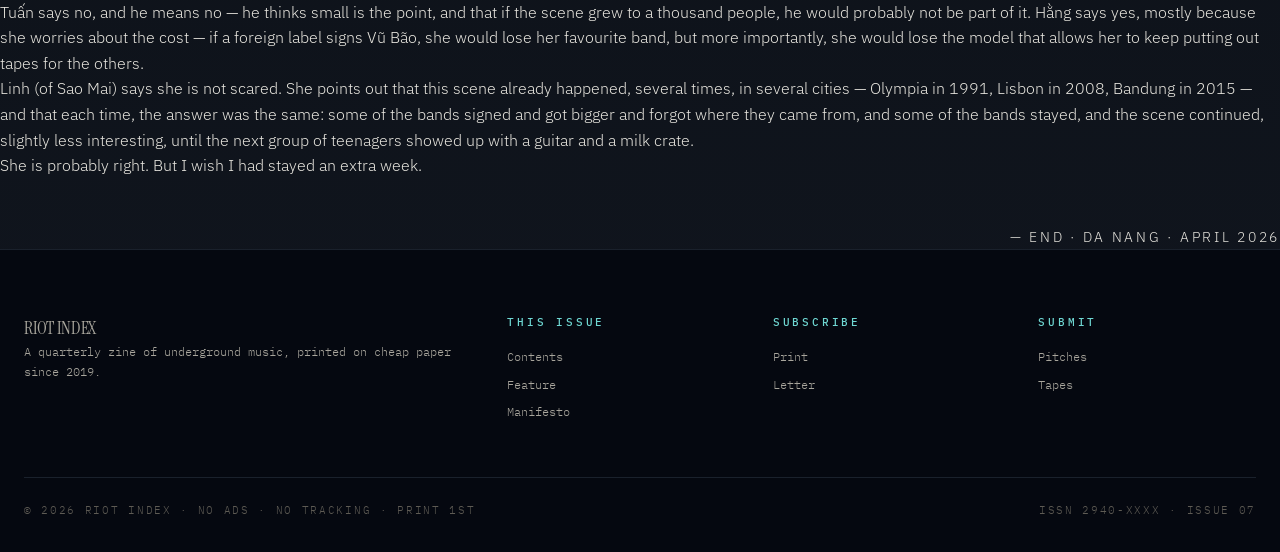
<file: article.html>
<!DOCTYPE html>
<html lang="en">
<head>
<meta charset="UTF-8">
<meta name="viewport" content="width=device-width, initial-scale=1.0">
<title>The amp was made of milk crates — RIOT INDEX</title>
<link rel="stylesheet" href="styles.css">
<link rel="icon" href="data:image/svg+xml,%3Csvg xmlns='http://www.w3.org/2000/svg' viewBox='0 0 32 32'%3E%3Crect width='32' height='32' fill='%23f0e8d3'/%3E%3Ctext x='16' y='25' font-family='Impact' font-size='28' fill='%23dc2626' text-anchor='middle' font-weight='900'%3E!%3C/text%3E%3C/svg%3E">
</head>
<body>

<header class="masthead">
  <div class="left">RIOT INDEX / ISSUE 07 / FEATURE 02</div>
  <nav class="nav">
    <a href="index.html">CONTENTS</a>
    <a href="index.html#feature">FEATURE</a>
    <a href="index.html#dispatches">DISPATCHES</a>
    <a href="index.html#manifesto">MANIFESTO</a>
    <a href="index.html#gigs">GIGS</a>
  </nav>
  <div class="right"><span class="stamp">PAGE 04</span></div>
</header>

<section class="article-page">

  <div class="article-cover">
    <div class="kicker">★ COVER STORY · 8 PAGES · BY LING PHƯƠNG</div>
    <h1 class="headline">"The amp was<br>made of <span class="hl">milk crates</span>."</h1>
    <p class="dek">Six bands rebuilding the Da Nang doom-folk scene out of broken gear, banned amplifiers, and an internet connection that goes down for three days every week.</p>
    <div class="byline">
      <span>WORDS</span> Ling Phương
      <span>PHOTOS</span> N. Trần
      <span>DATE</span> April 2026
      <span>READ</span> ~15 min
    </div>
  </div>

  <div class="article-body">

    <p>The first thing you notice about a Vũ Bão show is that it starts thirty minutes late. The second thing is that the guitarist is twenty-two. The third thing is the noise. A wall of it. Six strings put through an amp built — visibly, on the floor next to the stage, with the casing off — out of milk crates, a car battery, and a speaker someone pulled out of a bus.</p>

    <p>This is Bến Cũ, a converted ferry shed on the south bank of the Hàn river. On a Wednesday in March it holds about 80 people. The night I am here, in front of me, in a t-shirt with a hand-printed Vũ Bão logo, is a 14-year-old who has come on a moped from twenty kilometres outside the city. He is the only minor in the room. Nobody seems to care.</p>

    <p>Da Nang is not a music city. Or it wasn't. For most of the 2010s the venues here booked Vietnamese pop covers and bachelor parties from Hanoi. The few rooms that tried to book anything else — Memento, Mưa Studio, Café 9pm — closed inside two years, usually because the rent went up, occasionally because a state inspector "found a problem". The scene, such as it was, lived on the internet, in WhatsApp groups, in cassette dubs of bands from elsewhere.</p>

    <p>Then, slowly — first in 2021, then more loudly in 2024 — something started happening in the back rooms.</p>

    <h2>The first band, the first room</h2>

    <p>Vũ Bão means "storm". The name is also a complicated pun in Vietnamese — a homophone of "violent guarantee" or "guarantee of violence", depending on which dictionary you read. Their first show was in October 2023 in the back room of a phone repair shop in An Hải Đông district, on a stage made of three pallets stacked badly. The PA was a portable Bluetooth speaker, ostensibly for karaoke. They played for forty minutes. Nine people came.</p>

    <p>The guitarist — Tuấn, the same one who built the milk-crate amp — was nineteen at the time. He had been playing along to Tibetan throat-singing recordings and Earth bootlegs on a $80 acoustic guitar with a contact mic taped to its body. His father, a fisherman, did not understand. The music was loud. It had no chorus. It went on for too long.</p>

    <blockquote>
      We were not trying to start a movement. We were trying to be loud. The first time someone called us "doom-folk" we had to look it up.
      <cite>— Tuấn, guitarist of Vũ Bão</cite>
    </blockquote>

    <p>By spring 2025 the scene had a name (doom-folk, vaguely — the bands themselves variously refuse and accept this label), a single venue (Bến Cũ, the ferry shed), one cassette label (Phù Sa Recordings, run from the back of a phone shop), and a small but dedicated audience that travelled to every show, often from outside the city.</p>

    <p>It had no record label interest from outside Vietnam. It had no streaming presence to speak of — Vũ Bão have one song on Spotify, uploaded by someone they have never met, with under 4,000 plays. The average ticket price was 30,000 VND, or roughly the cost of a coffee. Half the audience paid in cash. The other half, the editor of Phù Sa told me, paid in homemade snacks.</p>

    <h2>What it sounds like</h2>

    <p>This is the hardest part of the article to write. "Doom-folk" is a placeholder, not a description. It implies metal heaviness applied to folk forms, which is true of maybe two of the six bands on the scene. The others fit it less well.</p>

    <p>Vũ Bão is the loud one — sustained walls of detuned acoustic guitar through a homemade amp, with vocals that range from low-register chant to actual screaming, often in the same song. The lyrics, when there are lyrics, are in Vietnamese and reference 17th-century rural folk songs from central Vietnam — songs about flooding, about boats, about waiting for someone who is not coming back.</p>

    <p>Cát Trắng ("white sand") is the quieter sister project, two members shared with Vũ Bão. Their music is sparser — a single guitar, sometimes a small drum, sometimes a single bell rung at irregular intervals. Their best song is eleven minutes long and consists almost entirely of one chord.</p>

    <p>The other four bands sit somewhere between these poles. Sao Mai is the most melodic — actual songs, with verses and choruses, played at funeral tempos. Đường Lành has a violinist. No-Comma have only put out one cassette and refuse to be photographed.</p>

    <h2>The gear problem</h2>

    <p>One of the practical constraints shaping this scene is electronics. High-end guitar equipment is expensive in Vietnam in absolute terms, but also frequently impounded at customs. (The reasoning, when there is reasoning, is unclear — possibly a worry about modified speakers or shortwave radio interference.) Several of the bands have had pedalboards seized en route from Bangkok or Hanoi.</p>

    <p>The result is a generation of bands building their own gear. Tuấn's amp is one example — milk crates, a 12-volt car battery, a Bluetooth audio module from a scrapyard, and a single 8-inch speaker. It runs for about four hours on a full charge. It distorts in a way that no commercial amplifier I have ever heard does. It also, when pushed beyond a certain volume, smells faintly of plastic.</p>

    <p>This DIY constraint is, the bands will tell you, a feature. "We sound like nobody else because we cannot afford to sound like anybody else," says Linh, who plays drums in Sao Mai. "If we had the same pedal as Earth or as Sunn O))), maybe we would just sound like them. We can't. So we don't."</p>

    <h2>The cassette label</h2>

    <p>Phù Sa Recordings is the closest thing the scene has to an organisational centre. It is run by a woman named Hằng out of a small phone-repair shop in Hải Châu district. She does not consider herself a label owner. She considers herself, she told me, "the person who happens to have a tape duplicator".</p>

    <p>The duplicator is a 1986 Sony model, salvaged from a karaoke bar. It dubs cassettes in real time, one at a time. In the past two years Hằng has put out 17 cassette releases, averaging 80 to 200 copies each, all sold either at shows or by post. There is no website. To buy a cassette, you message her WhatsApp number. She replies within three days, usually by sending a photo of which colours of tape are available.</p>

    <p>Asked whether she would consider opening an online store, Hằng laughs for a long time, then says: "If I open an online store, then I have to ship to anyone, anywhere. Now, I only ship to people who knew to ask. That is better. That is what makes them mine."</p>

    <blockquote>
      If I open an online store, I have to ship to anyone, anywhere. Now, I only ship to people who knew to ask. That is better. That is what makes them mine.
      <cite>— Hằng, founder of Phù Sa Recordings</cite>
    </blockquote>

    <h2>What happens next</h2>

    <p>The question that comes up in every interview I do for this article is some version of: "are you scared this gets too big?" Every band gives a different answer.</p>

    <p>Tuấn says no, and he means no — he thinks small is the point, and that if the scene grew to a thousand people, he would probably not be part of it. Hằng says yes, mostly because she worries about the cost — if a foreign label signs Vũ Bão, she would lose her favourite band, but more importantly, she would lose the model that allows her to keep putting out tapes for the others.</p>

    <p>Linh (of Sao Mai) says she is not scared. She points out that this scene already happened, several times, in several cities — Olympia in 1991, Lisbon in 2008, Bandung in 2015 — and that each time, the answer was the same: some of the bands signed and got bigger and forgot where they came from, and some of the bands stayed, and the scene continued, slightly less interesting, until the next group of teenagers showed up with a guitar and a milk crate.</p>

    <p>She is probably right. But I wish I had stayed an extra week.</p>

    <p style="text-align: right; font-family: var(--f-mono); margin-top: 3rem; font-size: 0.85rem; letter-spacing: 0.2em; color: var(--red);">
      — END · DA NANG · APRIL 2026
    </p>

  </div>

</section>

<footer>
  <div class="grid">
    <div>
      <h2>RIOT INDEX</h2>
      <p>A quarterly zine of underground music, printed on cheap paper since 2019.</p>
    </div>
    <div>
      <h4>This issue</h4>
      <ul>
        <li><a href="index.html">Contents</a></li>
        <li><a href="index.html#feature">Feature</a></li>
        <li><a href="index.html#manifesto">Manifesto</a></li>
      </ul>
    </div>
    <div>
      <h4>Subscribe</h4>
      <ul>
        <li><a href="#">Print</a></li>
        <li><a href="#">Letter</a></li>
      </ul>
    </div>
    <div>
      <h4>Submit</h4>
      <ul>
        <li><a href="#">Pitches</a></li>
        <li><a href="#">Tapes</a></li>
      </ul>
    </div>
  </div>
  <div class="bottom">
    <div>© 2026 RIOT INDEX · NO ADS · NO TRACKING · PRINT 1ST</div>
    <div>ISSN 2940-XXXX · ISSUE 07</div>
  </div>
</footer>

</body>
</html>
</file>
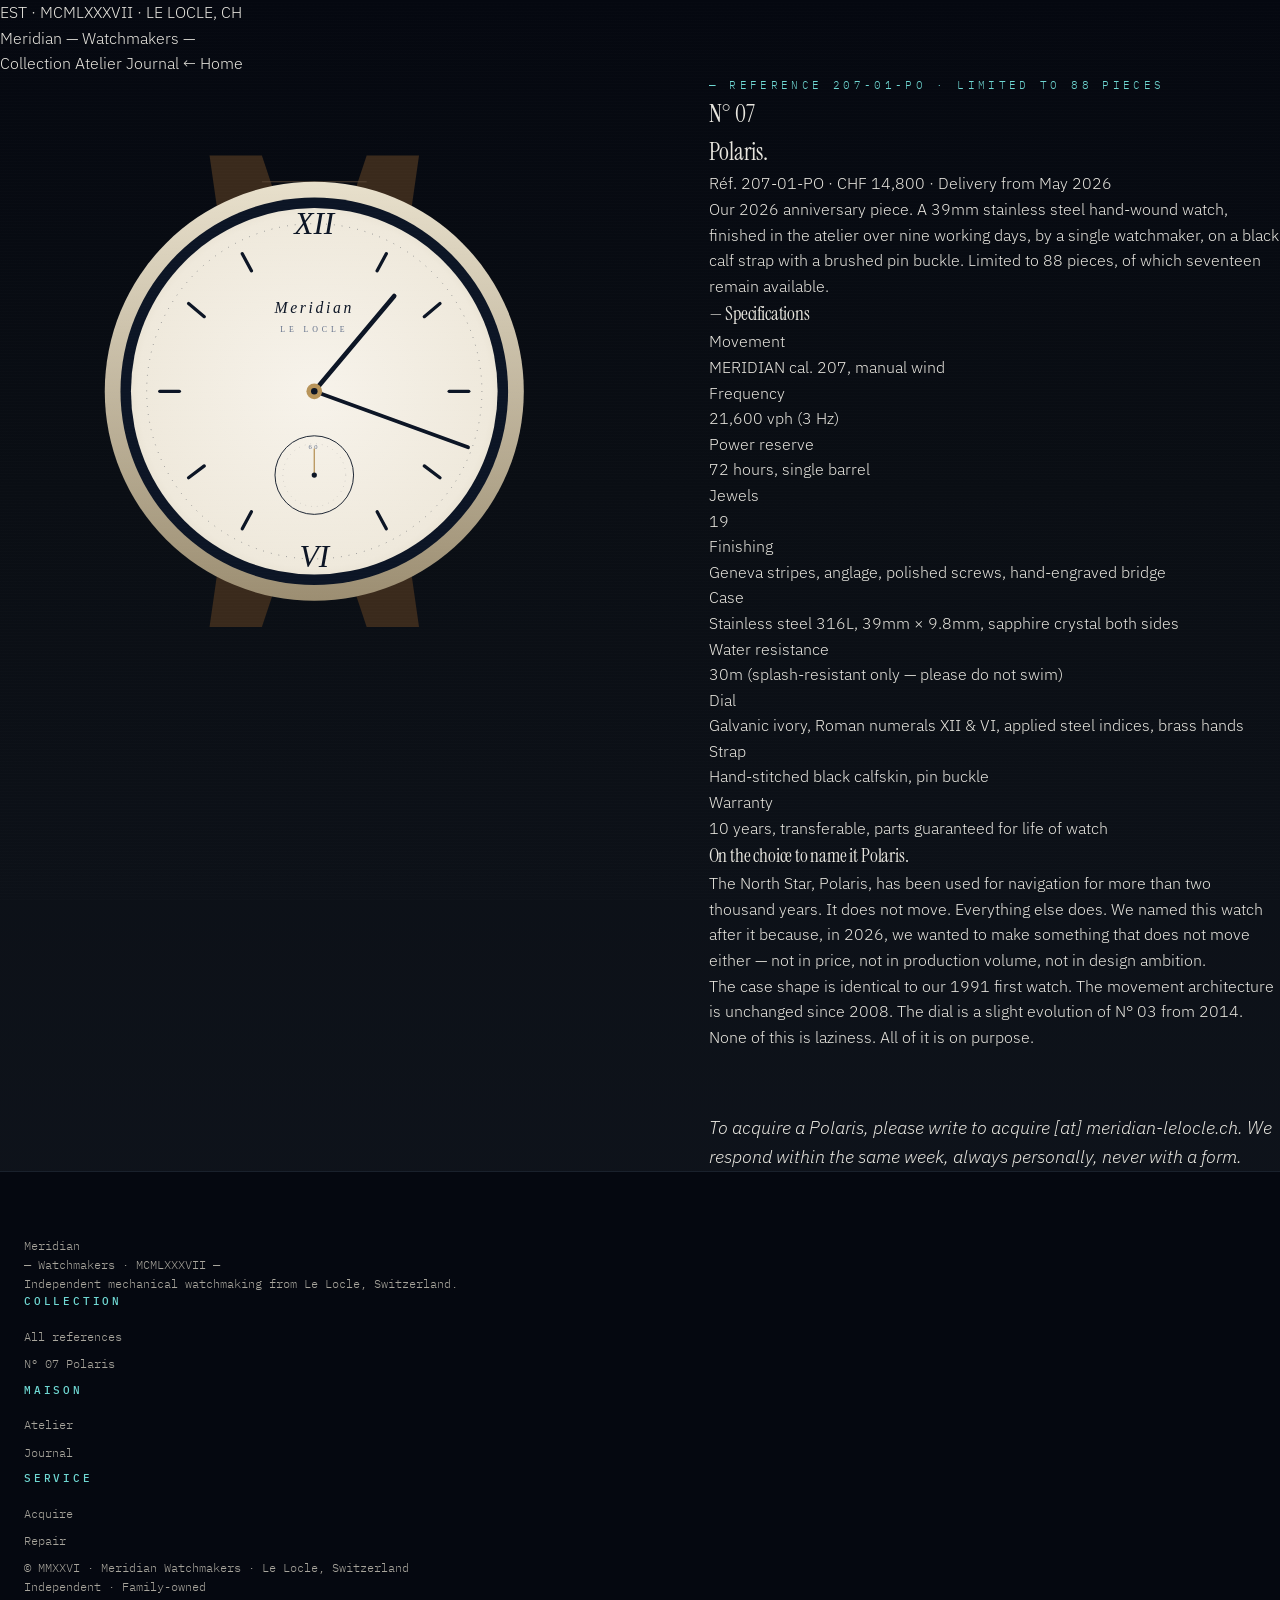
<file: model.html>
<!DOCTYPE html>
<html lang="en">
<head>
<meta charset="UTF-8">
<meta name="viewport" content="width=device-width, initial-scale=1.0">
<title>N° 07 Polaris — Meridian</title>
<link rel="stylesheet" href="styles.css">
<link rel="icon" href="data:image/svg+xml,%3Csvg xmlns='http://www.w3.org/2000/svg' viewBox='0 0 32 32'%3E%3Crect width='32' height='32' fill='%23f7f3eb'/%3E%3Ccircle cx='16' cy='16' r='10' fill='none' stroke='%2315233f' stroke-width='1'/%3E%3Cline x1='16' y1='16' x2='16' y2='8' stroke='%23b8945a' stroke-width='1.5'/%3E%3Cline x1='16' y1='16' x2='22' y2='16' stroke='%2315233f' stroke-width='1'/%3E%3C/svg%3E">
</head>
<body>

<nav class="nav">
  <div class="nav-left">EST · MCMLXXXVII · LE LOCLE, CH</div>
  <a href="index.html" class="nav-brand">
    Meridian
    <span class="roman">— Watchmakers —</span>
  </a>
  <div class="nav-right">
    <a href="index.html#collection">Collection</a>
    <a href="index.html#atelier">Atelier</a>
    <a href="index.html#journal">Journal</a>
    <a href="index.html">← Home</a>
  </div>
</nav>

<section class="model-detail">
  <div class="detail-grid">

    <!-- LEFT: large watch SVG -->
    <div class="detail-art-wrap">
      <svg viewBox="0 0 480 480" xmlns="http://www.w3.org/2000/svg">
        <defs>
          <radialGradient id="d2" cx="50%" cy="50%" r="60%">
            <stop offset="0%" stop-color="#f7f3eb"/>
            <stop offset="80%" stop-color="#efe9dc"/>
            <stop offset="100%" stop-color="#d9d1bd"/>
          </radialGradient>
          <linearGradient id="b2" x1="0%" y1="0%" x2="0%" y2="100%">
            <stop offset="0%" stop-color="#e8e0cc"/>
            <stop offset="100%" stop-color="#9c8e72"/>
          </linearGradient>
        </defs>

        <!-- Strap -->
        <path d="M 160 60 L 180 200 L 300 200 L 320 60 L 280 60 L 270 90 L 210 90 L 200 60 Z" fill="#3a2a1c"/>
        <path d="M 180 280 L 160 420 L 200 420 L 210 390 L 270 390 L 280 420 L 320 420 L 300 280 Z" fill="#3a2a1c"/>
        <g stroke="#5e4a3a" stroke-width="0.6" fill="none">
          <line x1="200" y1="80" x2="280" y2="80"/>
          <line x1="200" y1="120" x2="280" y2="120"/>
          <line x1="200" y1="160" x2="280" y2="160"/>
          <line x1="200" y1="340" x2="280" y2="340"/>
          <line x1="200" y1="380" x2="280" y2="380"/>
        </g>

        <!-- Lugs -->
        <path d="M 170 195 L 178 215 L 200 215 L 195 195 Z M 285 195 L 310 195 L 302 215 L 285 215 Z M 170 285 L 195 285 L 200 265 L 178 265 Z M 285 265 L 302 265 L 310 285 L 285 285 Z" fill="#a8a39a"/>

        <!-- Crown -->
        <rect x="370" y="232" width="22" height="16" fill="url(#b2)" stroke="#5e4f33" stroke-width="0.4"/>

        <!-- Case -->
        <circle cx="240" cy="240" r="160" fill="url(#b2)"/>
        <circle cx="240" cy="240" r="148" fill="#0c1525"/>

        <!-- Dial -->
        <circle cx="240" cy="240" r="140" fill="url(#d2)"/>

        <!-- Minute track -->
        <circle cx="240" cy="240" r="128" fill="none" stroke="#0c1525" stroke-width="0.6" stroke-dasharray="0.5 5.5" opacity="0.7"/>

        <!-- Roman numerals 12 + 6 -->
        <text x="240" y="120" font-family="Cormorant Garamond" font-size="24" fill="#0c1525" text-anchor="middle" font-style="italic">XII</text>
        <text x="240" y="374" font-family="Cormorant Garamond" font-size="24" fill="#0c1525" text-anchor="middle" font-style="italic">VI</text>

        <!-- Hour marks -->
        <g stroke="#0c1525" stroke-width="2.5" stroke-linecap="round">
          <line x1="295" y1="135" x2="288" y2="148"/>
          <line x1="336" y1="173" x2="324" y2="183"/>
          <line x1="358" y1="240" x2="343" y2="240"/>
          <line x1="336" y1="306" x2="324" y2="297"/>
          <line x1="295" y1="345" x2="288" y2="332"/>
          <line x1="185" y1="345" x2="192" y2="332"/>
          <line x1="144" y1="306" x2="156" y2="297"/>
          <line x1="122" y1="240" x2="137" y2="240"/>
          <line x1="144" y1="173" x2="156" y2="183"/>
          <line x1="185" y1="135" x2="192" y2="148"/>
        </g>

        <!-- Brand text -->
        <text x="240" y="180" font-family="Cormorant Garamond" font-size="12" fill="#0c1525" text-anchor="middle" font-style="italic" letter-spacing="2">Meridian</text>
        <text x="240" y="195" font-family="Inter" font-size="6" fill="#5e6c87" text-anchor="middle" letter-spacing="3">LE LOCLE</text>

        <!-- Small seconds sub-dial -->
        <circle cx="240" cy="304" r="30" fill="none" stroke="#0c1525" stroke-width="0.7"/>
        <circle cx="240" cy="304" r="24" fill="none" stroke="#0c1525" stroke-width="0.3" stroke-dasharray="0.4 4" opacity="0.6"/>
        <text x="240" y="284" font-family="Inter" font-size="5" fill="#5e6c87" text-anchor="middle" letter-spacing="2">60</text>
        <line x1="240" y1="304" x2="240" y2="284" stroke="#b8945a" stroke-width="1" stroke-linecap="round"/>
        <circle cx="240" cy="304" r="2" fill="#0c1525"/>

        <!-- Hands -->
        <line x1="240" y1="240" x2="240" y2="145" stroke="#0c1525" stroke-width="3.5" stroke-linecap="round" transform="rotate(40 240 240)"/>
        <line x1="240" y1="240" x2="240" y2="115" stroke="#0c1525" stroke-width="2.8" stroke-linecap="round" transform="rotate(110 240 240)"/>
        <circle cx="240" cy="240" r="6" fill="#b8945a"/>
        <circle cx="240" cy="240" r="2.5" fill="#0c1525"/>
      </svg>
    </div>

    <!-- RIGHT: info -->
    <div class="detail-info">
      <div class="eyebrow">— Reference 207-01-PO · Limited to 88 pieces</div>
      <h1>N° 07<br><span class="italic">Polaris</span>.</h1>
      <div class="ref">Réf. 207-01-PO · CHF 14,800 · Delivery from May 2026</div>

      <p>
        Our 2026 anniversary piece. A 39mm stainless steel hand-wound watch, finished in the atelier over nine working days, by a single watchmaker, on a black calf strap with a brushed pin buckle. Limited to 88 pieces, of which seventeen remain available.
      </p>

      <div class="specs">
        <h3>— Specifications</h3>
        <dl>
          <dt>Movement</dt><dd>MERIDIAN cal. 207, manual wind</dd>
          <dt>Frequency</dt><dd>21,600 vph (3 Hz)</dd>
          <dt>Power reserve</dt><dd>72 hours, single barrel</dd>
          <dt>Jewels</dt><dd>19</dd>
          <dt>Finishing</dt><dd>Geneva stripes, anglage, polished screws, hand-engraved bridge</dd>
          <dt>Case</dt><dd>Stainless steel 316L, 39mm × 9.8mm, sapphire crystal both sides</dd>
          <dt>Water resistance</dt><dd>30m (splash-resistant only — please do not swim)</dd>
          <dt>Dial</dt><dd>Galvanic ivory, Roman numerals XII & VI, applied steel indices, brass hands</dd>
          <dt>Strap</dt><dd>Hand-stitched black calfskin, pin buckle</dd>
          <dt>Warranty</dt><dd>10 years, transferable, parts guaranteed for life of watch</dd>
        </dl>
      </div>

      <div class="craft">
        <h3>On the choice to name it Polaris.</h3>
        <p>The North Star, Polaris, has been used for navigation for more than two thousand years. It does not move. Everything else does. We named this watch after it because, in 2026, we wanted to make something that does not move either — not in price, not in production volume, not in design ambition.</p>
        <p>The case shape is identical to our 1991 first watch. The movement architecture is unchanged since 2008. The dial is a slight evolution of N° 03 from 2014. None of this is laziness. All of it is on purpose.</p>
      </div>

      <p style="margin-top: 2.5rem; font-family: var(--f-serif); font-style: italic; font-size: 1.1rem; color: var(--slate); padding-top: 1.5rem; border-top: 1px solid var(--linen);">
        To acquire a Polaris, please write to <span style="color: var(--brass-deep);">acquire [at] meridian-lelocle.ch</span>. We respond within the same week, always personally, never with a form.
      </p>
    </div>
  </div>
</section>

<footer>
  <div class="footer-grid">
    <div>
      <div class="footer-brand">Meridian</div>
      <div class="footer-brand-roman">— Watchmakers · MCMLXXXVII —</div>
      <p class="footer-brand-tagline">Independent mechanical watchmaking from Le Locle, Switzerland.</p>
    </div>
    <div>
      <h4>Collection</h4>
      <ul>
        <li><a href="index.html#collection">All references</a></li>
        <li><a href="model.html">N° 07 Polaris</a></li>
      </ul>
    </div>
    <div>
      <h4>Maison</h4>
      <ul>
        <li><a href="index.html#atelier">Atelier</a></li>
        <li><a href="index.html#journal">Journal</a></li>
      </ul>
    </div>
    <div>
      <h4>Service</h4>
      <ul>
        <li><a href="#">Acquire</a></li>
        <li><a href="#">Repair</a></li>
      </ul>
    </div>
  </div>
  <div class="footer-bottom">
    <div>© MMXXVI · Meridian Watchmakers · Le Locle, Switzerland</div>
    <div>Independent · Family-owned</div>
  </div>
</footer>

<script>
(function(){
  const nav = document.querySelector('.nav');
  window.addEventListener('scroll', () => {
    if (window.scrollY > 40) nav.classList.add('scrolled'); else nav.classList.remove('scrolled');
  });
})();
</script>
</body>
</html>
</file>
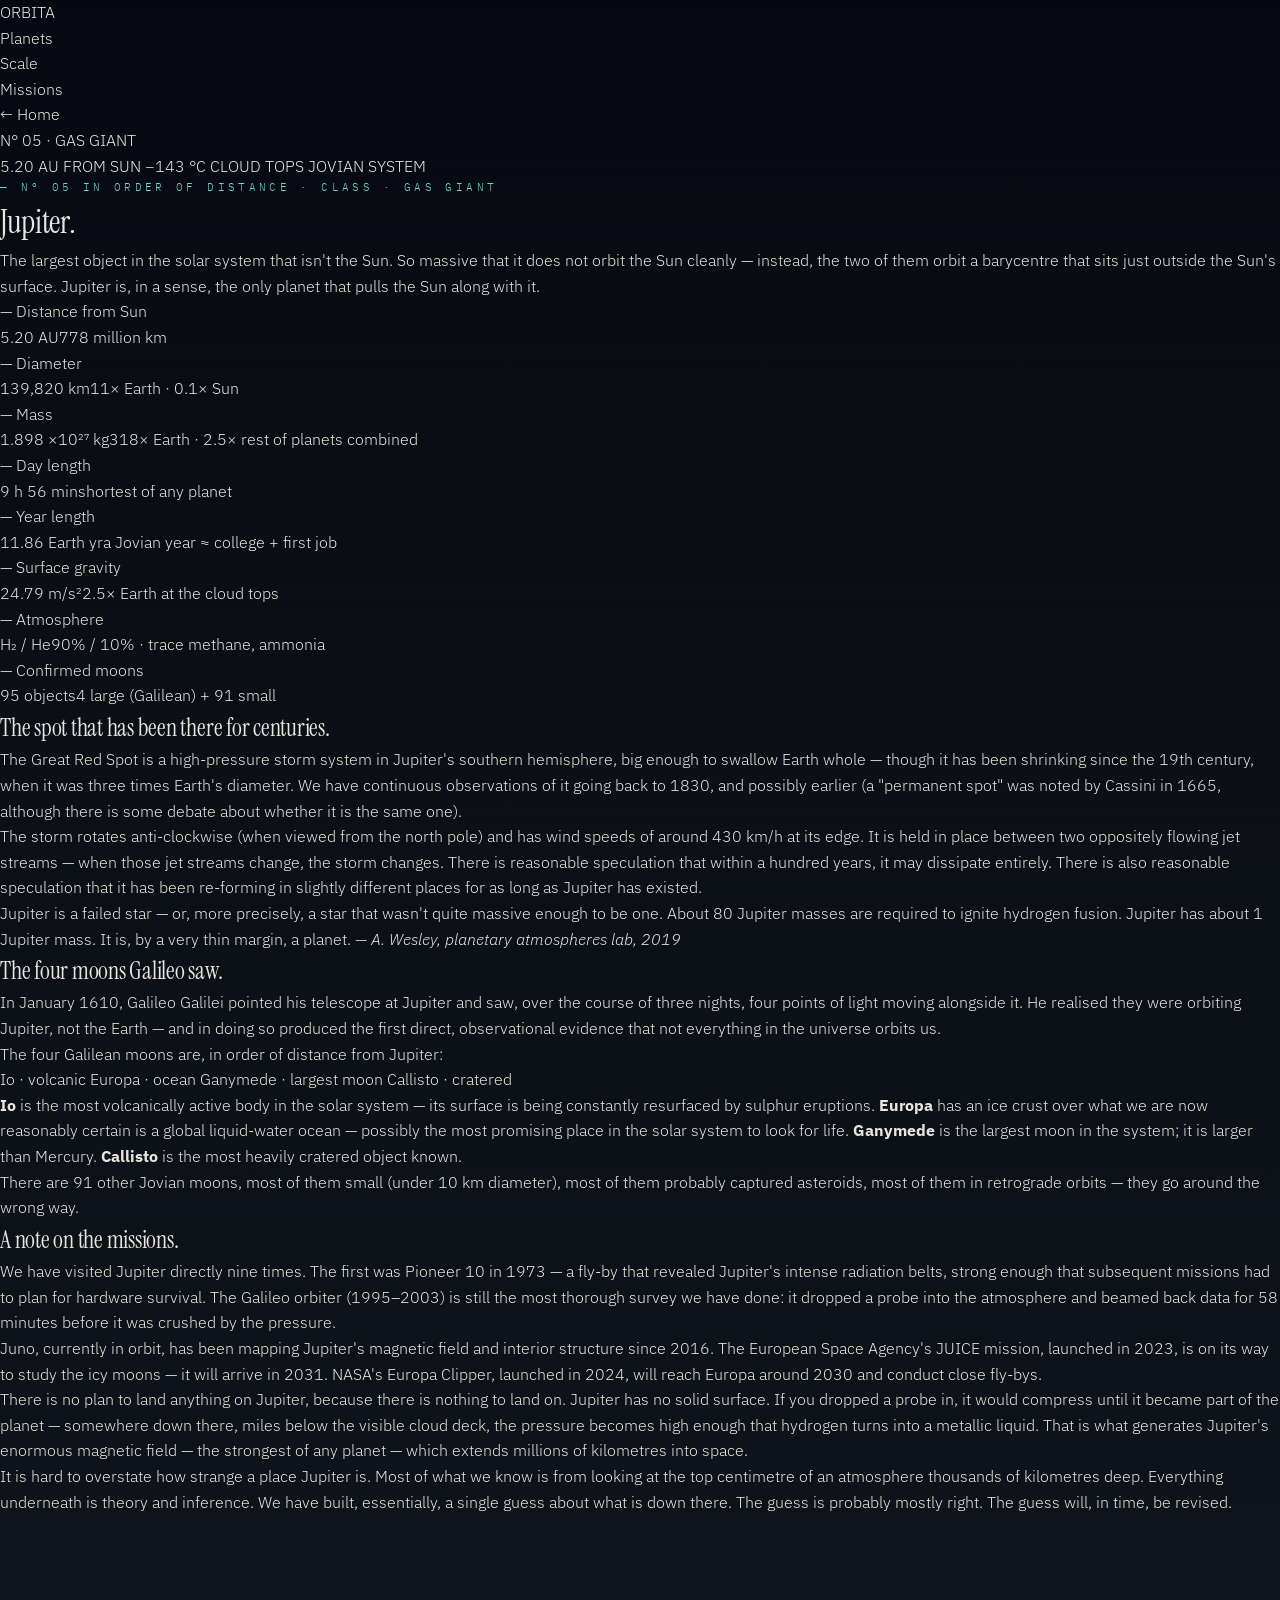
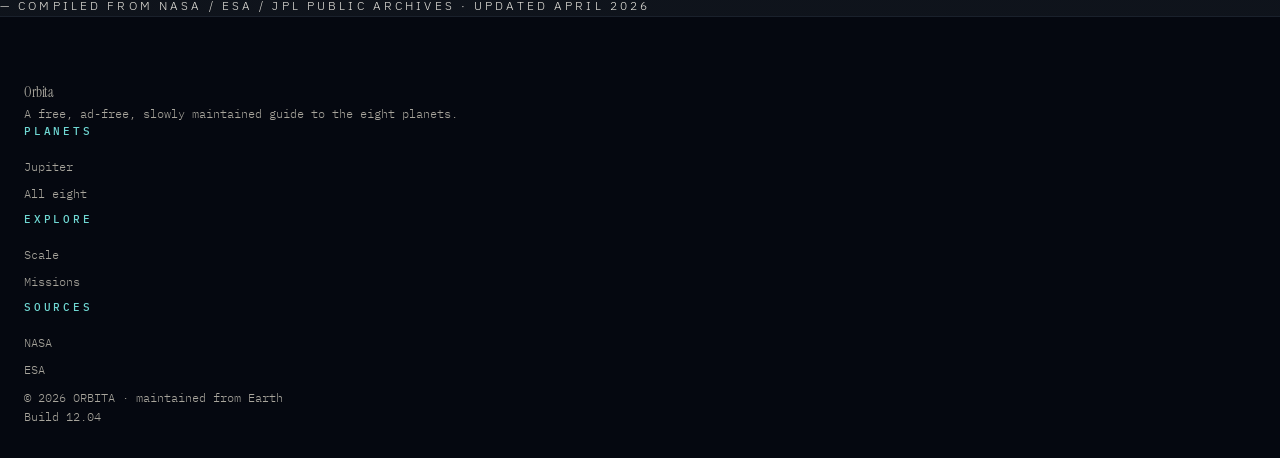
<file: planet.html>
<!DOCTYPE html>
<html lang="en">
<head>
<meta charset="UTF-8">
<meta name="viewport" content="width=device-width, initial-scale=1.0">
<title>Jupiter — ORBITA</title>
<link rel="stylesheet" href="styles.css">
<link rel="icon" href="data:image/svg+xml,%3Csvg xmlns='http://www.w3.org/2000/svg' viewBox='0 0 32 32'%3E%3Crect width='32' height='32' fill='%23050714'/%3E%3Ccircle cx='16' cy='16' r='4' fill='%23f0c14a'/%3E%3Ccircle cx='16' cy='16' r='9' fill='none' stroke='%23f0c14a' stroke-width='0.5' opacity='0.6'/%3E%3Ccircle cx='25' cy='16' r='1.5' fill='%234fb8d8'/%3E%3C/svg%3E">
</head>
<body>

<nav class="nav">
  <a href="index.html" class="nav-brand"><span class="glyph"></span> ORBITA</a>
  <ul class="nav-links">
    <li><a href="index.html#planets">Planets</a></li>
    <li><a href="index.html#scale">Scale</a></li>
    <li><a href="index.html#missions">Missions</a></li>
    <li><a href="index.html">← Home</a></li>
  </ul>
</nav>

<main class="planet-page">

  <div class="planet-page-art">
    <span class="label-tag">N° 05 · GAS GIANT</span>
    <div class="planet-body">
      <div class="red-spot"></div>
    </div>
    <div class="coords">
      <span>5.20 AU FROM SUN</span>
      <span>−143 °C CLOUD TOPS</span>
      <span>JOVIAN SYSTEM</span>
    </div>
  </div>

  <div class="planet-info">
    <div class="eyebrow">— N° 05 in order of distance · Class · Gas Giant</div>
    <h1>J<span class="italic">u</span>piter.</h1>

    <p class="lede">
      The largest object in the solar system that isn't the Sun. So massive that it does not orbit the Sun cleanly — instead, the two of them orbit a barycentre that sits just outside the Sun's surface. Jupiter is, in a sense, the only planet that pulls the Sun along with it.
    </p>

    <div class="data">
      <div class="data-cell">
        <div class="k">— Distance from Sun</div>
        <div class="v">5.20 AU<span class="small">778 million km</span></div>
      </div>
      <div class="data-cell">
        <div class="k">— Diameter</div>
        <div class="v">139,820 km<span class="small">11× Earth · 0.1× Sun</span></div>
      </div>
      <div class="data-cell">
        <div class="k">— Mass</div>
        <div class="v">1.898 ×10²⁷ kg<span class="small">318× Earth · 2.5× rest of planets combined</span></div>
      </div>
      <div class="data-cell">
        <div class="k">— Day length</div>
        <div class="v">9 h 56 min<span class="small">shortest of any planet</span></div>
      </div>
      <div class="data-cell">
        <div class="k">— Year length</div>
        <div class="v">11.86 Earth yr<span class="small">a Jovian year ≈ college + first job</span></div>
      </div>
      <div class="data-cell">
        <div class="k">— Surface gravity</div>
        <div class="v">24.79 m/s²<span class="small">2.5× Earth at the cloud tops</span></div>
      </div>
      <div class="data-cell">
        <div class="k">— Atmosphere</div>
        <div class="v">H₂ / He<span class="small">90% / 10% · trace methane, ammonia</span></div>
      </div>
      <div class="data-cell">
        <div class="k">— Confirmed moons</div>
        <div class="v">95 objects<span class="small">4 large (Galilean) + 91 small</span></div>
      </div>
    </div>

    <h2>The <span class="italic">spot</span> that has been there for centuries.</h2>

    <p>The Great Red Spot is a high-pressure storm system in Jupiter's southern hemisphere, big enough to swallow Earth whole — though it has been shrinking since the 19th century, when it was three times Earth's diameter. We have continuous observations of it going back to 1830, and possibly earlier (a "permanent spot" was noted by Cassini in 1665, although there is some debate about whether it is the same one).</p>

    <p>The storm rotates anti-clockwise (when viewed from the north pole) and has wind speeds of around 430 km/h at its edge. It is held in place between two oppositely flowing jet streams — when those jet streams change, the storm changes. There is reasonable speculation that within a hundred years, it may dissipate entirely. There is also reasonable speculation that it has been re-forming in slightly different places for as long as Jupiter has existed.</p>

    <blockquote class="callout">
      Jupiter is a failed star — or, more precisely, a star that wasn't quite massive enough to be one. About 80 Jupiter masses are required to ignite hydrogen fusion. Jupiter has about 1 Jupiter mass. It is, by a very thin margin, a planet.
      <cite>— A. Wesley, planetary atmospheres lab, 2019</cite>
    </blockquote>

    <h2>The <span class="italic">four</span> moons Galileo saw.</h2>

    <p>In January 1610, Galileo Galilei pointed his telescope at Jupiter and saw, over the course of three nights, four points of light moving alongside it. He realised they were orbiting Jupiter, not the Earth — and in doing so produced the first direct, observational evidence that not everything in the universe orbits us.</p>

    <p>The four Galilean moons are, in order of distance from Jupiter:</p>

    <div class="moons">
      <span class="notable">Io · volcanic</span>
      <span class="notable">Europa · ocean</span>
      <span class="notable">Ganymede · largest moon</span>
      <span class="notable">Callisto · cratered</span>
    </div>

    <p><strong style="color: var(--star);">Io</strong> is the most volcanically active body in the solar system — its surface is being constantly resurfaced by sulphur eruptions. <strong style="color: var(--star);">Europa</strong> has an ice crust over what we are now reasonably certain is a global liquid-water ocean — possibly the most promising place in the solar system to look for life. <strong style="color: var(--star);">Ganymede</strong> is the largest moon in the system; it is larger than Mercury. <strong style="color: var(--star);">Callisto</strong> is the most heavily cratered object known.</p>

    <p>There are 91 other Jovian moons, most of them small (under 10 km diameter), most of them probably captured asteroids, most of them in retrograde orbits — they go around the wrong way.</p>

    <h2>A note on the <span class="italic">missions</span>.</h2>

    <p>We have visited Jupiter directly nine times. The first was Pioneer 10 in 1973 — a fly-by that revealed Jupiter's intense radiation belts, strong enough that subsequent missions had to plan for hardware survival. The Galileo orbiter (1995–2003) is still the most thorough survey we have done: it dropped a probe into the atmosphere and beamed back data for 58 minutes before it was crushed by the pressure.</p>

    <p>Juno, currently in orbit, has been mapping Jupiter's magnetic field and interior structure since 2016. The European Space Agency's JUICE mission, launched in 2023, is on its way to study the icy moons — it will arrive in 2031. NASA's Europa Clipper, launched in 2024, will reach Europa around 2030 and conduct close fly-bys.</p>

    <p>There is no plan to land anything on Jupiter, because there is nothing to land on. Jupiter has no solid surface. If you dropped a probe in, it would compress until it became part of the planet — somewhere down there, miles below the visible cloud deck, the pressure becomes high enough that hydrogen turns into a metallic liquid. That is what generates Jupiter's enormous magnetic field — the strongest of any planet — which extends millions of kilometres into space.</p>

    <p>It is hard to overstate how strange a place Jupiter is. Most of what we know is from looking at the top centimetre of an atmosphere thousands of kilometres deep. Everything underneath is theory and inference. We have built, essentially, a single guess about what is down there. The guess is probably mostly right. The guess will, in time, be revised.</p>

    <p style="margin-top: 3rem; font-family: var(--f-mono); font-size: 0.78rem; letter-spacing: 0.25em; color: var(--gold); padding-top: 2rem; border-top: 1px solid var(--hull); text-transform: uppercase;">
      — Compiled from NASA / ESA / JPL public archives · Updated April 2026
    </p>

  </div>
</main>

<footer>
  <div class="footer-grid">
    <div class="footer-brand">
      <h3>O<span class="italic">rbita</span></h3>
      <p>A free, ad-free, slowly maintained guide to the eight planets.</p>
    </div>
    <div>
      <h4>Planets</h4>
      <ul>
        <li><a href="planet.html">Jupiter</a></li>
        <li><a href="index.html#planets">All eight</a></li>
      </ul>
    </div>
    <div>
      <h4>Explore</h4>
      <ul>
        <li><a href="index.html#scale">Scale</a></li>
        <li><a href="index.html#missions">Missions</a></li>
      </ul>
    </div>
    <div>
      <h4>Sources</h4>
      <ul>
        <li><a href="#">NASA</a></li>
        <li><a href="#">ESA</a></li>
      </ul>
    </div>
  </div>
  <div class="footer-bottom">
    <div>© 2026 ORBITA · maintained from Earth</div>
    <div>Build 12.04</div>
  </div>
</footer>

<script src="main.js"></script>
</body>
</html>
</file>
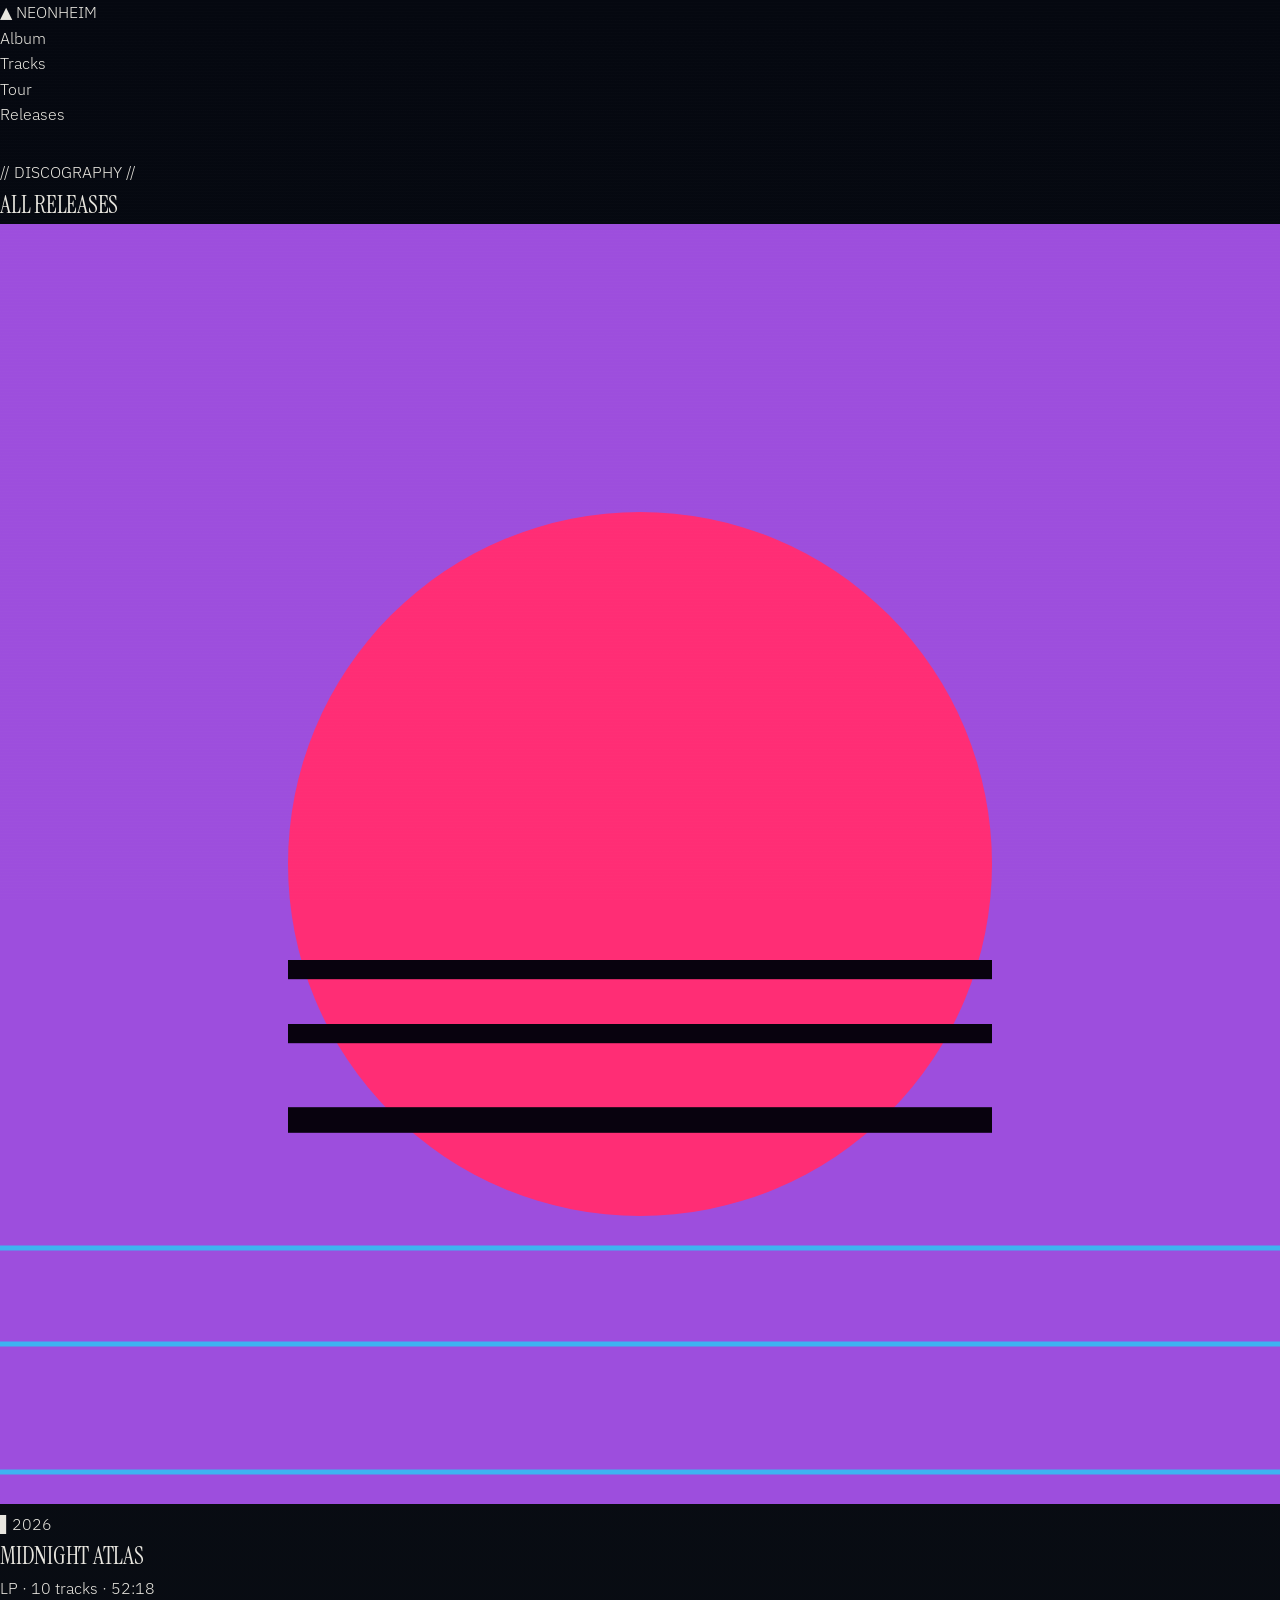
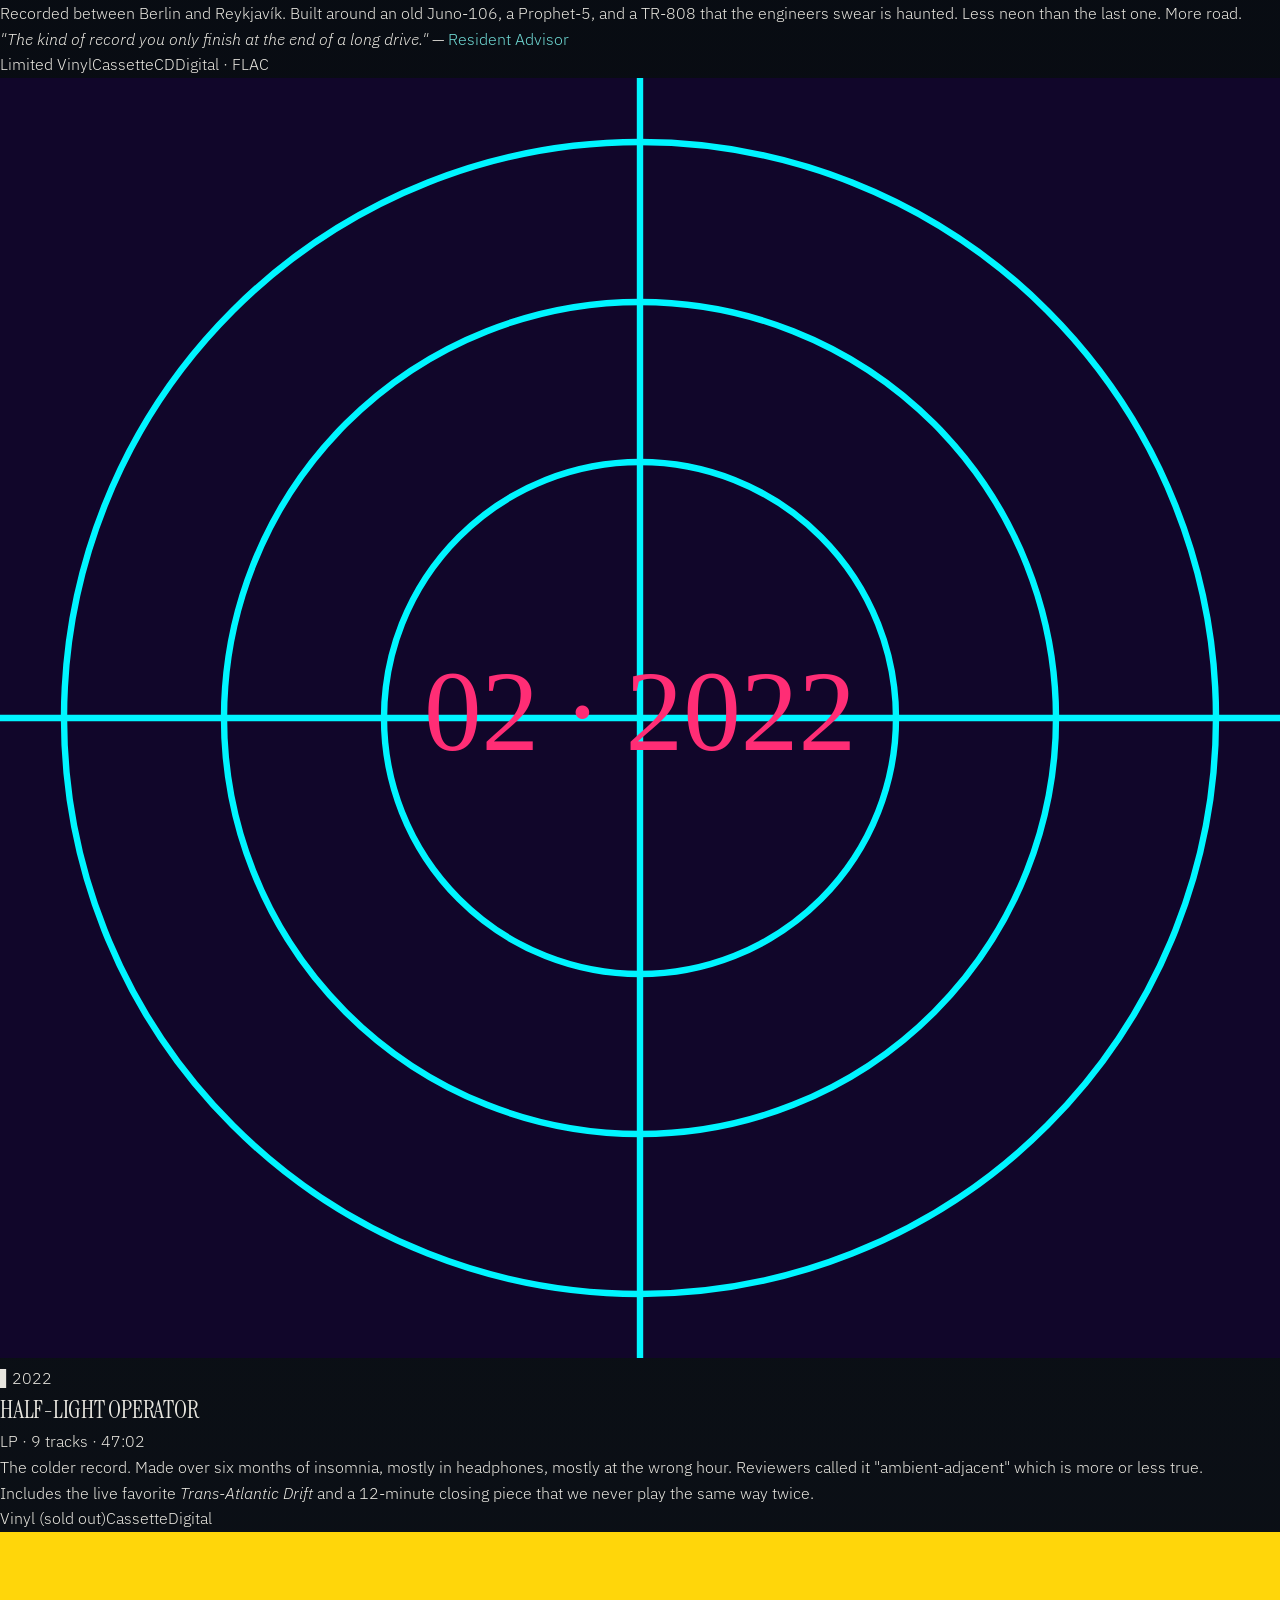
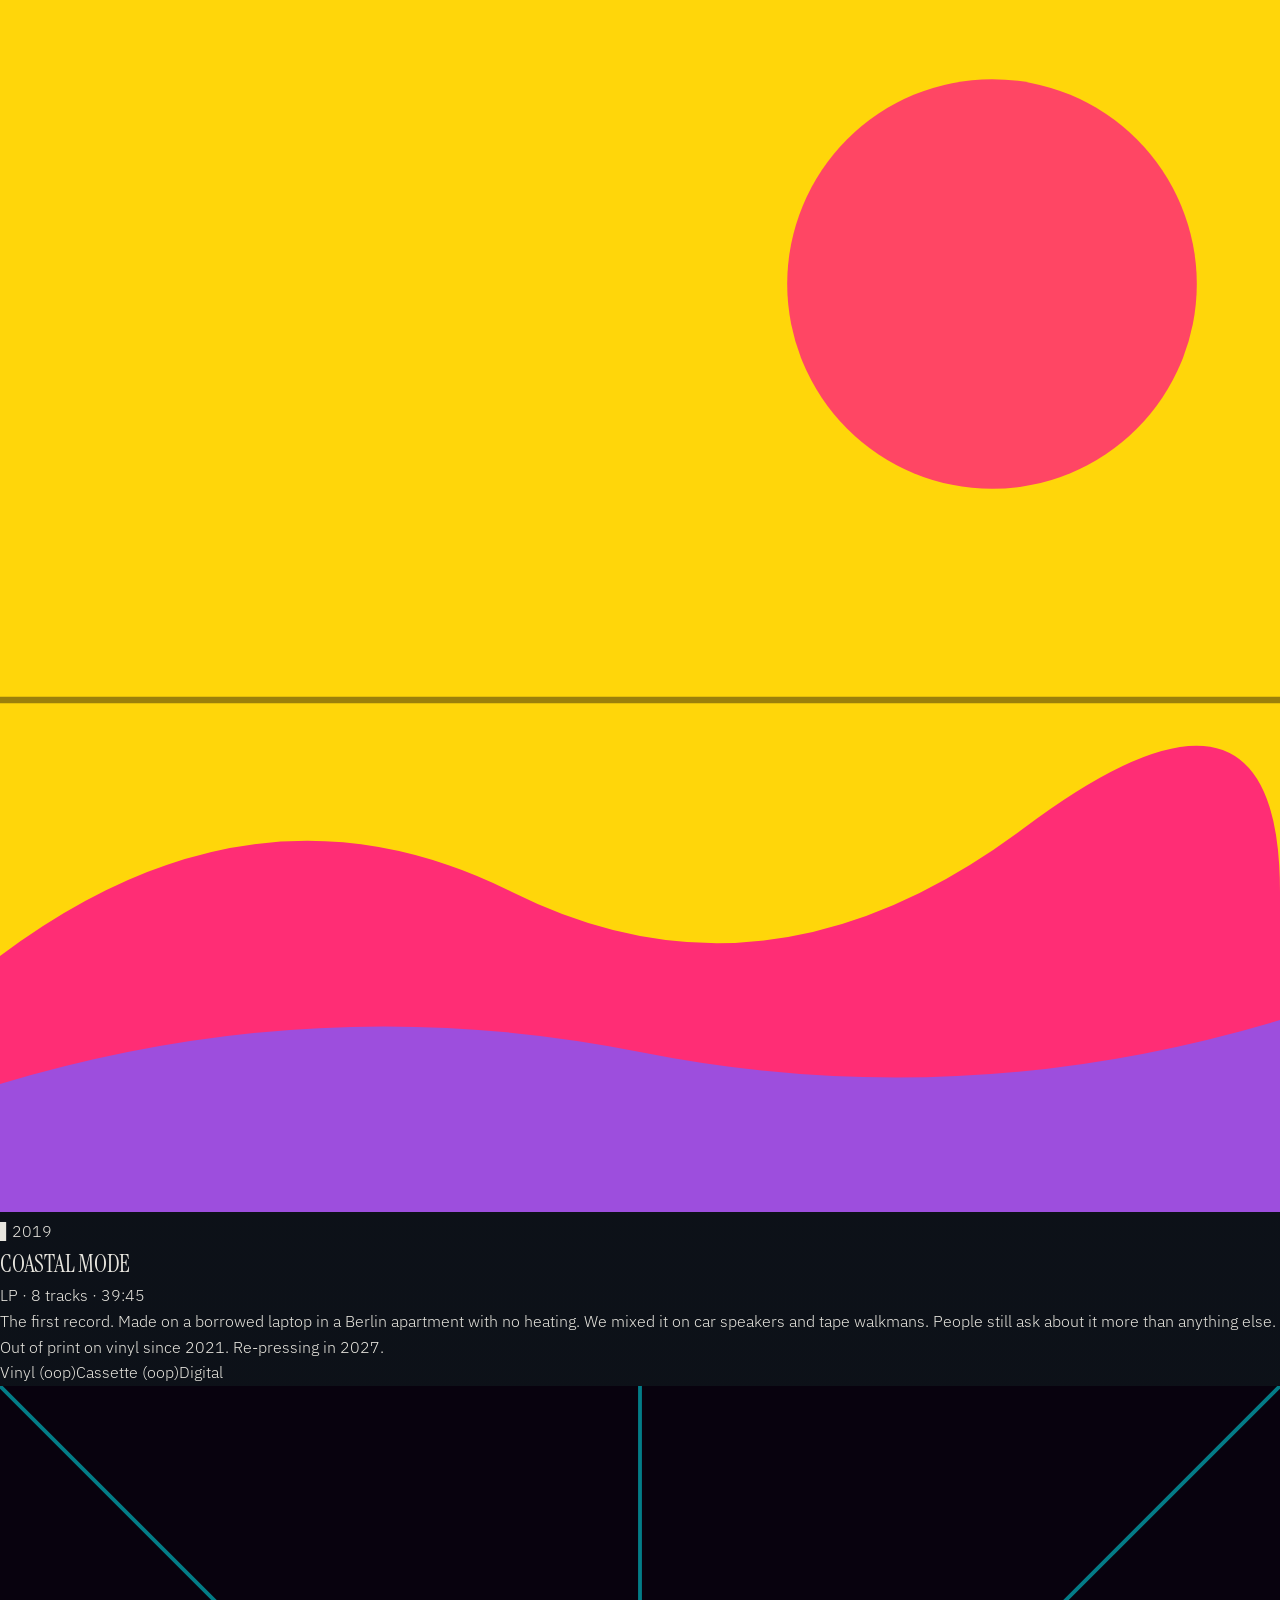
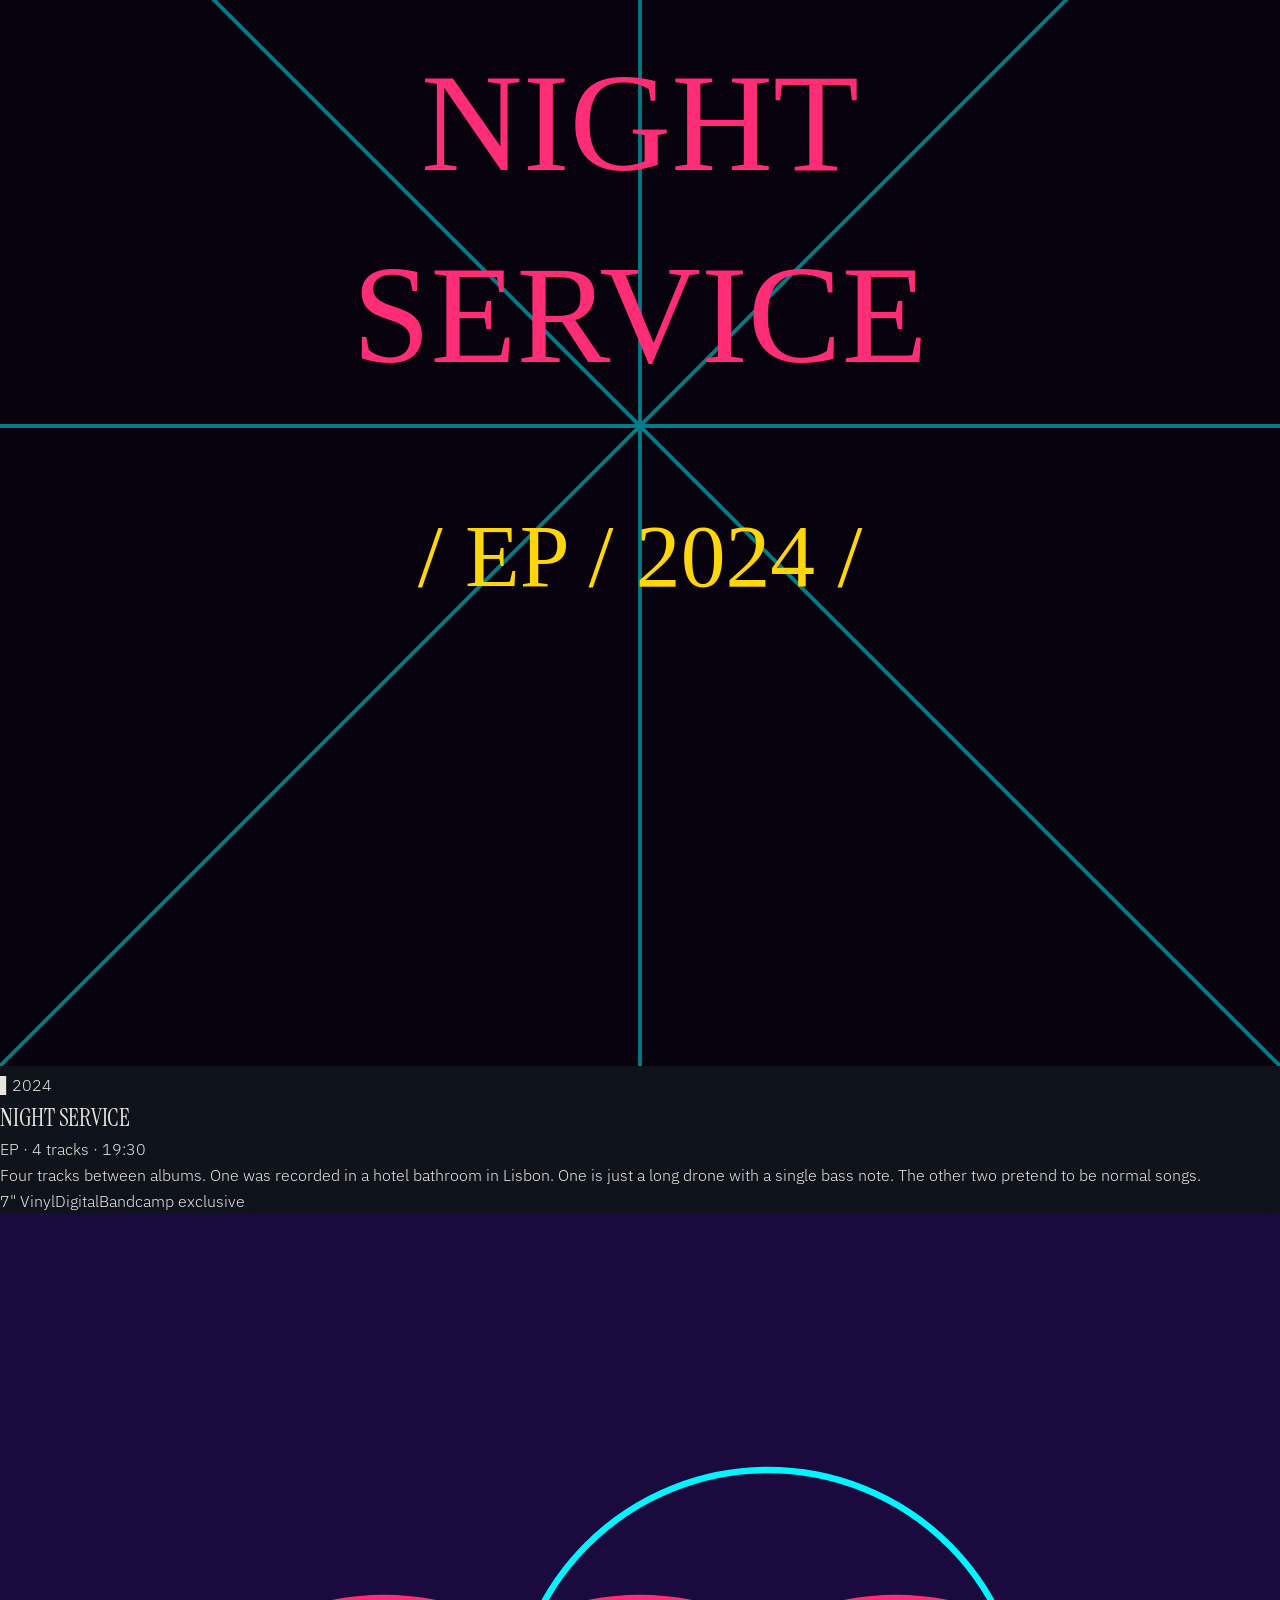
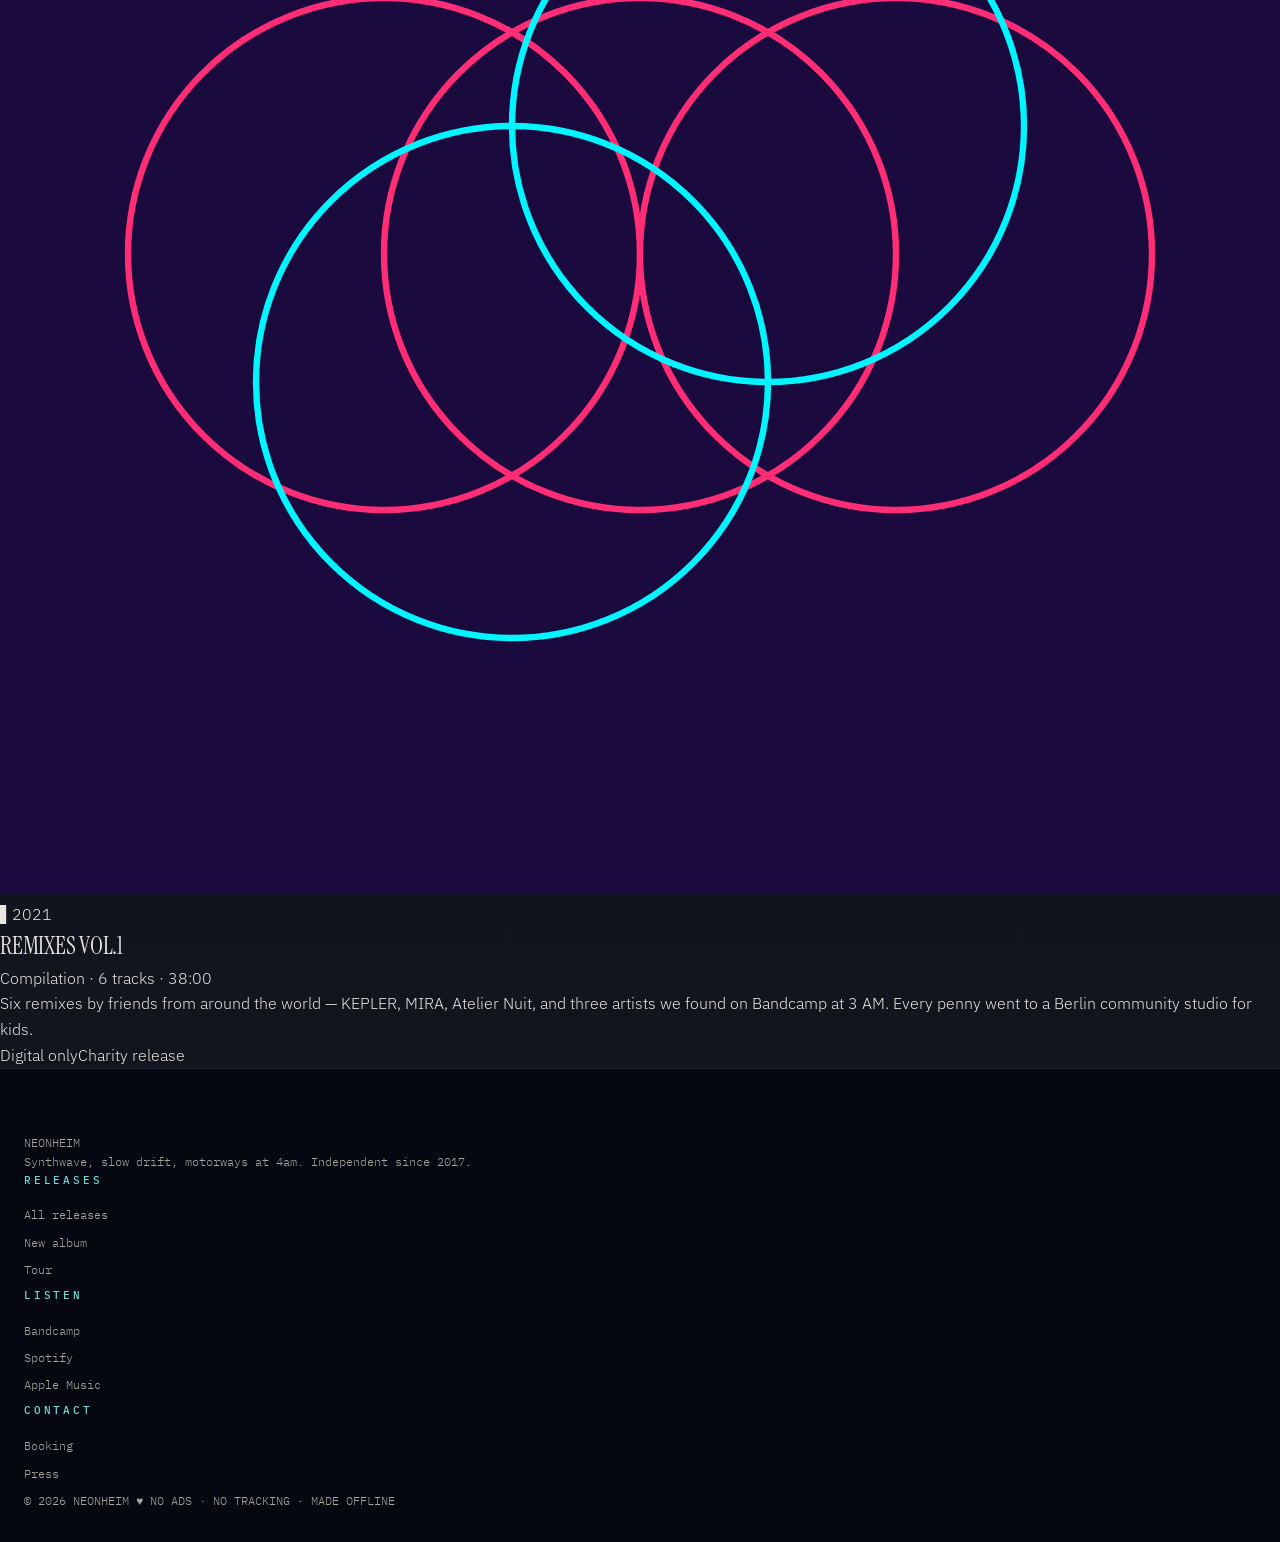
<file: releases.html>
<!DOCTYPE html>
<html lang="en">
<head>
<meta charset="UTF-8">
<meta name="viewport" content="width=device-width, initial-scale=1.0">
<title>Discography — NEONHEIM</title>
<link rel="stylesheet" href="styles.css">
<link rel="icon" href="data:image/svg+xml,%3Csvg xmlns='http://www.w3.org/2000/svg' viewBox='0 0 32 32'%3E%3Crect width='32' height='32' fill='%2308020e'/%3E%3Ctext x='16' y='22' font-family='monospace' font-size='18' fill='%23ff2d75' text-anchor='middle' font-weight='700'%3EN%3C/text%3E%3C/svg%3E">
</head>
<body>

<nav class="nav">
  <a href="index.html" class="nav-brand"><span class="pixel">▲</span> NEONHEIM</a>
  <ul class="nav-links">
    <li><a href="index.html#album">Album</a></li>
    <li><a href="index.html#tracks">Tracks</a></li>
    <li><a href="index.html#tour">Tour</a></li>
    <li><a href="releases.html">Releases</a></li>
  </ul>
</nav>

<section class="releases">

  <div class="section-label" style="margin-top: 2rem;">// DISCOGRAPHY //</div>
  <h1 class="section-title glitch" data-text="ALL RELEASES">ALL RELEASES</h1>

  <div class="release">
    <div class="release-cover" data-title="MIDNIGHT ATLAS">
      <svg viewBox="0 0 200 200" preserveAspectRatio="xMidYMid slice">
        <rect width="200" height="200" fill="#9d4edd"/>
        <circle cx="100" cy="100" r="55" fill="#ff2d75"/>
        <g fill="#08020e"><rect x="45" y="115" width="110" height="3"/><rect x="45" y="125" width="110" height="3"/><rect x="45" y="138" width="110" height="4"/></g>
        <g stroke="#00f5ff" stroke-width="0.8" opacity="0.6">
          <line x1="0" y1="160" x2="200" y2="160"/><line x1="0" y1="175" x2="200" y2="175"/><line x1="0" y1="195" x2="200" y2="195"/>
        </g>
      </svg>
    </div>
    <div class="release-info">
      <div class="year">▌2026</div>
      <h2 class="title">MIDNIGHT ATLAS</h2>
      <div class="type">LP · 10 tracks · 52:18</div>
      <p>Recorded between Berlin and Reykjavík. Built around an old Juno-106, a Prophet-5, and a TR-808 that the engineers swear is haunted. Less neon than the last one. More road.</p>
      <p><i>"The kind of record you only finish at the end of a long drive."</i> — <span style="color: var(--cyan)">Resident Advisor</span></p>
      <div class="formats">
        <span>Limited Vinyl</span><span>Cassette</span><span>CD</span><span>Digital · FLAC</span>
      </div>
    </div>
  </div>

  <div class="release">
    <div class="release-cover v2" data-title="HALF-LIGHT OPERATOR">
      <svg viewBox="0 0 200 200" preserveAspectRatio="xMidYMid slice">
        <rect width="200" height="200" fill="#11062a"/>
        <g stroke="#00f5ff" stroke-width="1" fill="none">
          <line x1="0" y1="100" x2="200" y2="100"/>
          <line x1="100" y1="0" x2="100" y2="200"/>
          <circle cx="100" cy="100" r="40"/>
          <circle cx="100" cy="100" r="65"/>
          <circle cx="100" cy="100" r="90"/>
        </g>
        <text x="100" y="105" font-family="VT323" font-size="18" fill="#ff2d75" text-anchor="middle">02 · 2022</text>
      </svg>
    </div>
    <div class="release-info">
      <div class="year">▌2022</div>
      <h2 class="title">HALF-LIGHT OPERATOR</h2>
      <div class="type">LP · 9 tracks · 47:02</div>
      <p>The colder record. Made over six months of insomnia, mostly in headphones, mostly at the wrong hour. Reviewers called it "ambient-adjacent" which is more or less true.</p>
      <p>Includes the live favorite <i>Trans-Atlantic Drift</i> and a 12-minute closing piece that we never play the same way twice.</p>
      <div class="formats">
        <span>Vinyl (sold out)</span><span>Cassette</span><span>Digital</span>
      </div>
    </div>
  </div>

  <div class="release">
    <div class="release-cover v3" data-title="COASTAL MODE">
      <svg viewBox="0 0 200 200" preserveAspectRatio="xMidYMid slice">
        <rect width="200" height="200" fill="#ffd60a"/>
        <path d="M0,160 Q40,130 80,150 T160,140 T200,150 L200,200 L0,200 Z" fill="#ff2d75"/>
        <path d="M0,180 Q50,165 100,175 T200,170 L200,200 L0,200 Z" fill="#9d4edd"/>
        <circle cx="155" cy="55" r="32" fill="#ff2d75" opacity="0.85"/>
        <g stroke="#08020e" stroke-width="1" opacity="0.4">
          <line x1="0" y1="120" x2="200" y2="120"/>
        </g>
      </svg>
    </div>
    <div class="release-info">
      <div class="year">▌2019</div>
      <h2 class="title">COASTAL MODE</h2>
      <div class="type">LP · 8 tracks · 39:45</div>
      <p>The first record. Made on a borrowed laptop in a Berlin apartment with no heating. We mixed it on car speakers and tape walkmans. People still ask about it more than anything else.</p>
      <p>Out of print on vinyl since 2021. Re-pressing in 2027.</p>
      <div class="formats">
        <span>Vinyl (oop)</span><span>Cassette (oop)</span><span>Digital</span>
      </div>
    </div>
  </div>

  <div class="release">
    <div class="release-cover v4" data-title="NIGHT SERVICE / EP">
      <svg viewBox="0 0 200 200" preserveAspectRatio="xMidYMid slice">
        <rect width="200" height="200" fill="#08020e"/>
        <g stroke="#00f5ff" stroke-width="0.6" fill="none" opacity="0.5">
          <line x1="0" y1="0" x2="200" y2="200"/>
          <line x1="200" y1="0" x2="0" y2="200"/>
          <line x1="100" y1="0" x2="100" y2="200"/>
          <line x1="0" y1="100" x2="200" y2="100"/>
        </g>
        <text x="100" y="60" font-family="VT323" font-size="22" fill="#ff2d75" text-anchor="middle">NIGHT</text>
        <text x="100" y="90" font-family="VT323" font-size="22" fill="#ff2d75" text-anchor="middle">SERVICE</text>
        <text x="100" y="125" font-family="VT323" font-size="14" fill="#ffd60a" text-anchor="middle">/ EP / 2024 /</text>
      </svg>
    </div>
    <div class="release-info">
      <div class="year">▌2024</div>
      <h2 class="title">NIGHT SERVICE</h2>
      <div class="type">EP · 4 tracks · 19:30</div>
      <p>Four tracks between albums. One was recorded in a hotel bathroom in Lisbon. One is just a long drone with a single bass note. The other two pretend to be normal songs.</p>
      <div class="formats">
        <span>7" Vinyl</span><span>Digital</span><span>Bandcamp exclusive</span>
      </div>
    </div>
  </div>

  <div class="release">
    <div class="release-cover" data-title="REMIXES VOL.1">
      <svg viewBox="0 0 200 200" preserveAspectRatio="xMidYMid slice">
        <rect width="200" height="200" fill="#1a0a3d"/>
        <g fill="none" stroke="#ff2d75" stroke-width="1">
          <circle cx="60" cy="100" r="40"/>
          <circle cx="100" cy="100" r="40"/>
          <circle cx="140" cy="100" r="40"/>
        </g>
        <g fill="none" stroke="#00f5ff" stroke-width="1">
          <circle cx="80" cy="120" r="40"/>
          <circle cx="120" cy="80" r="40"/>
        </g>
      </svg>
    </div>
    <div class="release-info">
      <div class="year">▌2021</div>
      <h2 class="title">REMIXES VOL.1</h2>
      <div class="type">Compilation · 6 tracks · 38:00</div>
      <p>Six remixes by friends from around the world — KEPLER, MIRA, Atelier Nuit, and three artists we found on Bandcamp at 3 AM. Every penny went to a Berlin community studio for kids.</p>
      <div class="formats">
        <span>Digital only</span><span>Charity release</span>
      </div>
    </div>
  </div>

</section>

<footer>
  <div class="footer-grid">
    <div>
      <div class="footer-brand">NEONHEIM</div>
      <p class="footer-tagline">Synthwave, slow drift, motorways at 4am. Independent since 2017.</p>
    </div>
    <div class="footer-col">
      <h4>Releases</h4>
      <ul>
        <li><a href="releases.html">All releases</a></li>
        <li><a href="index.html">New album</a></li>
        <li><a href="index.html#tour">Tour</a></li>
      </ul>
    </div>
    <div class="footer-col">
      <h4>Listen</h4>
      <ul>
        <li><a href="#">Bandcamp</a></li>
        <li><a href="#">Spotify</a></li>
        <li><a href="#">Apple Music</a></li>
      </ul>
    </div>
    <div class="footer-col">
      <h4>Contact</h4>
      <ul>
        <li><a href="#">Booking</a></li>
        <li><a href="#">Press</a></li>
      </ul>
    </div>
  </div>
  <div class="footer-bottom">
    © 2026 NEONHEIM <span class="heart">♥</span> NO ADS · NO TRACKING · MADE OFFLINE
  </div>
</footer>

<script src="main.js"></script>
</body>
</html>
</file>
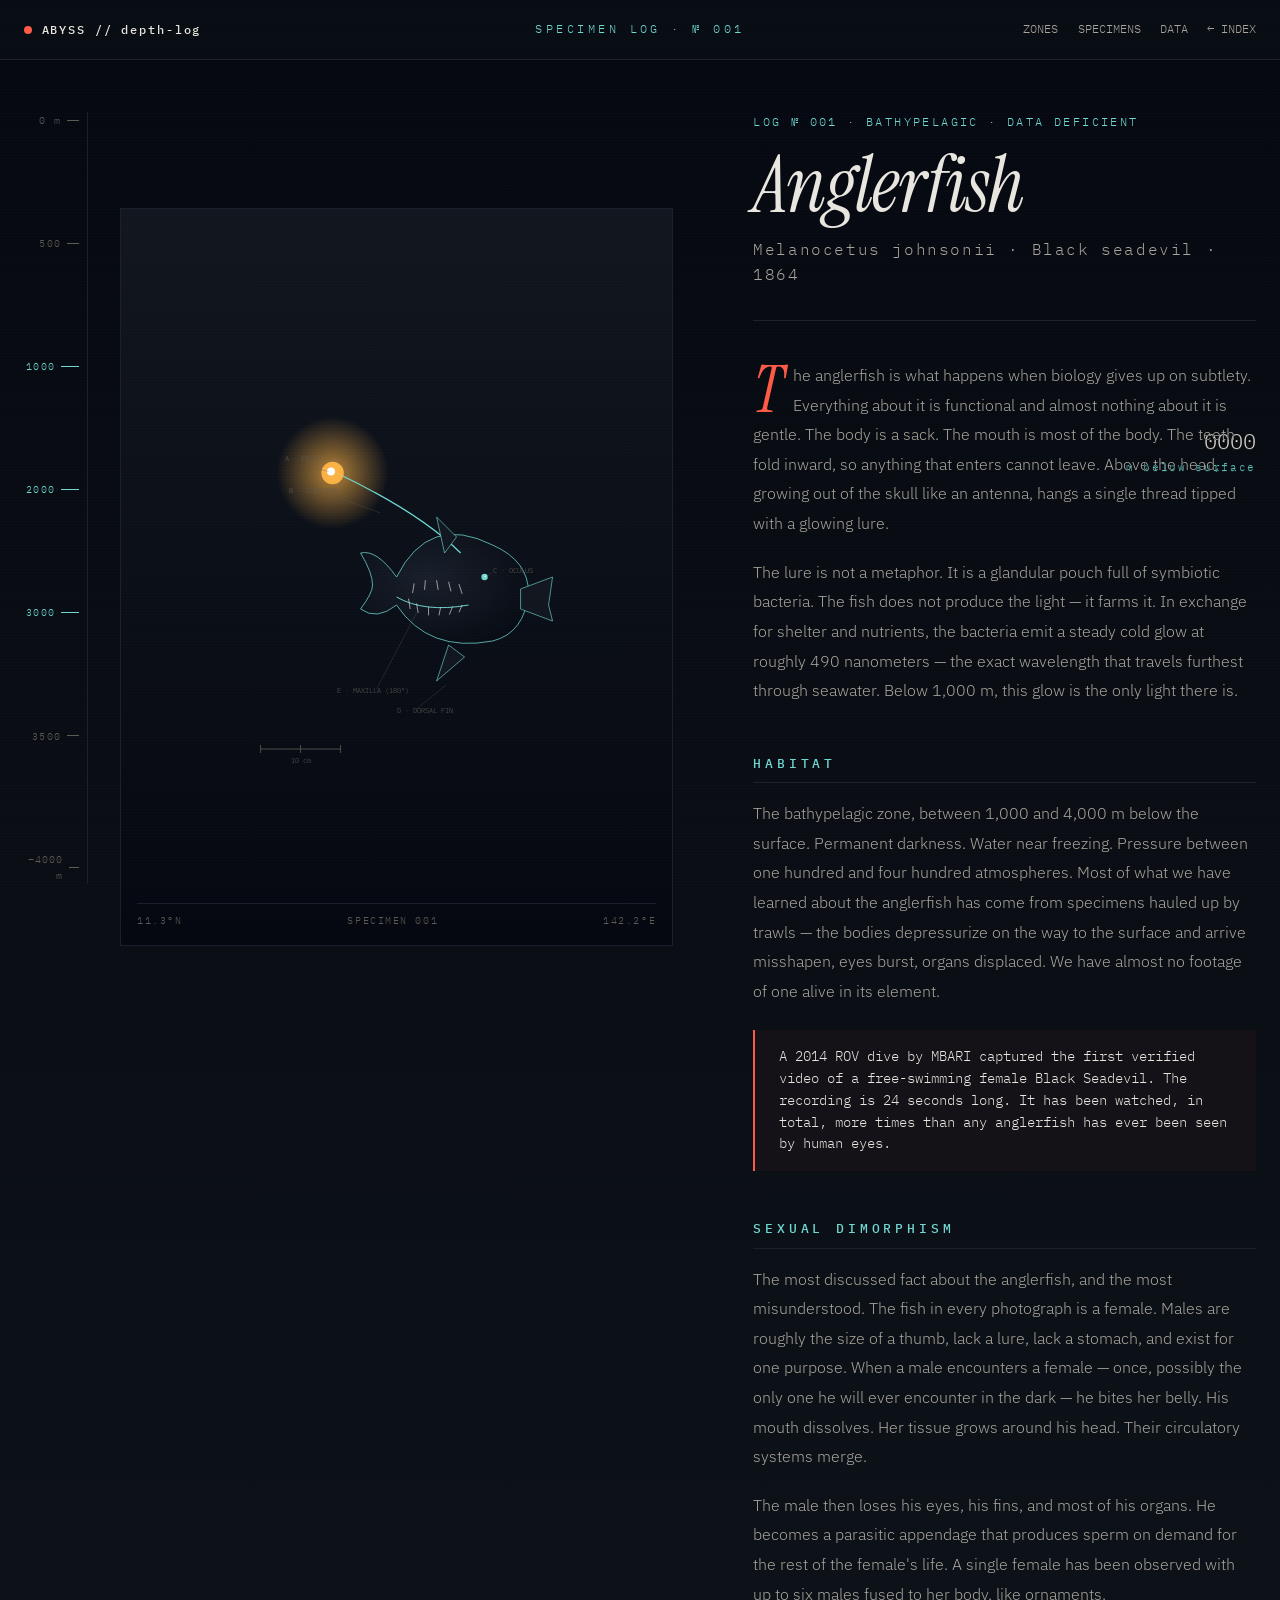
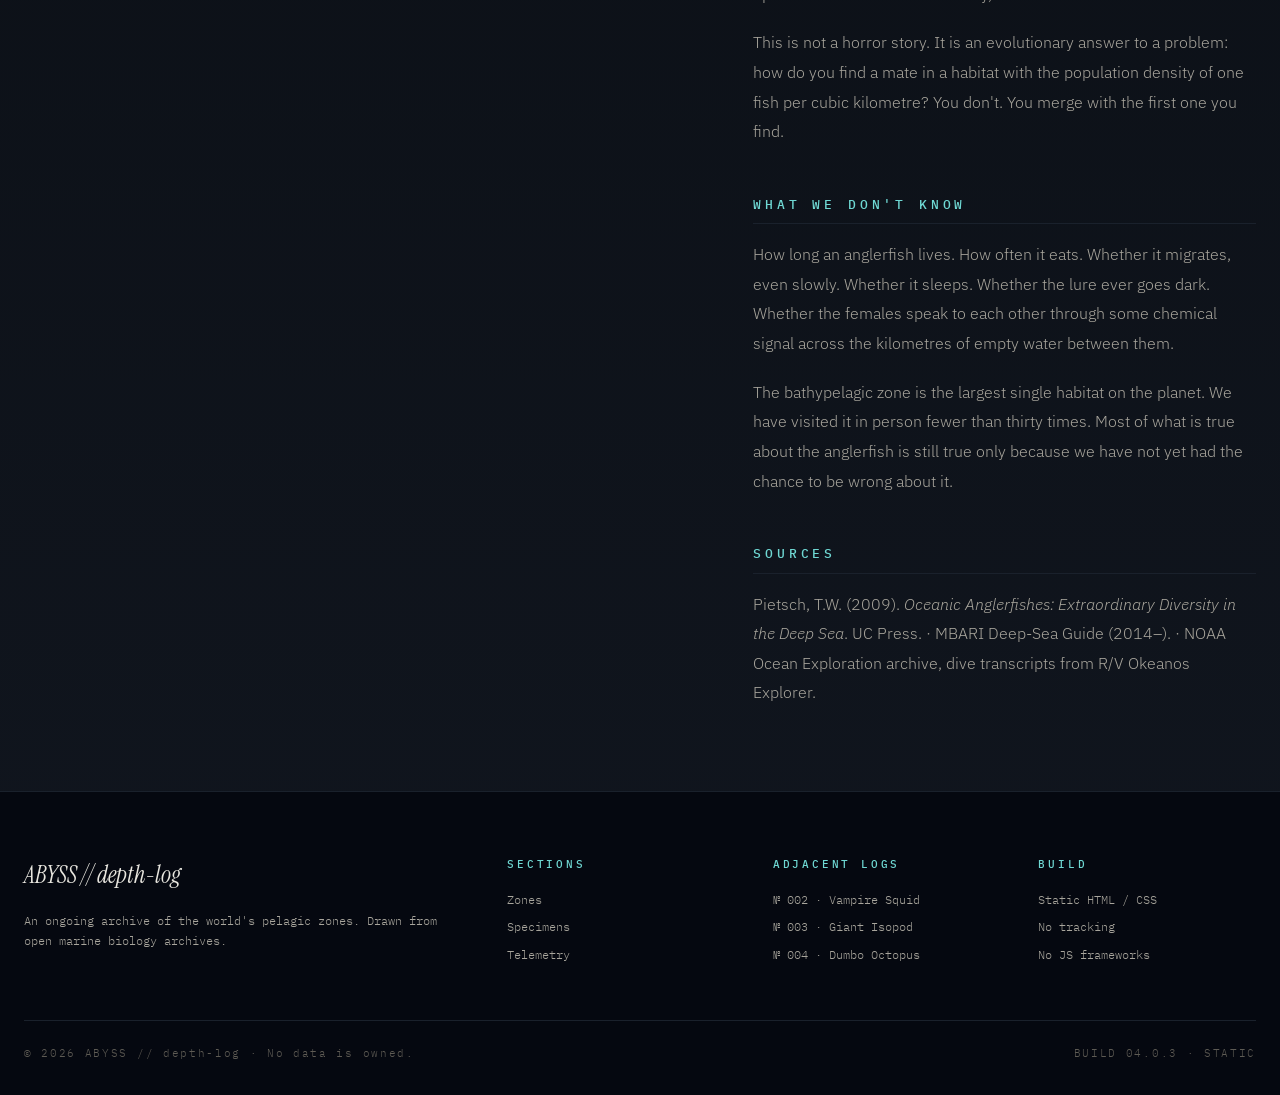
<file: specimen.html>
<!DOCTYPE html>
<html lang="en">
<head>
<meta charset="UTF-8">
<meta name="viewport" content="width=device-width, initial-scale=1.0">
<title>№ 001 · Anglerfish — ABYSS // depth-log</title>
<link rel="stylesheet" href="styles.css">
<link rel="icon" href="data:image/svg+xml,%3Csvg xmlns='http://www.w3.org/2000/svg' viewBox='0 0 32 32'%3E%3Crect width='32' height='32' fill='%230a0e14'/%3E%3Ctext x='16' y='22' font-family='monospace' font-size='18' fill='%236fd8d3' text-anchor='middle' font-weight='600'%3E∇%3C/text%3E%3C/svg%3E">
</head>
<body>

<header class="topbar">
  <div class="left"><a href="index.html" class="brand"><span class="dot"></span>ABYSS // depth-log</a></div>
  <div class="center">SPECIMEN LOG · № 001</div>
  <div class="right">
    <nav class="nav" style="display:flex; gap:1.2rem;">
      <a href="index.html#zones">ZONES</a>
      <a href="index.html#specimens">SPECIMENS</a>
      <a href="index.html#data">DATA</a>
      <a href="index.html">← INDEX</a>
    </nav>
  </div>
</header>

<section class="specimen-detail">
  <aside class="depth-scale">
    <div class="tick">0 m</div>
    <div class="tick">500</div>
    <div class="tick major">1000</div>
    <div class="tick major">2000</div>
    <div class="tick major">3000</div>
    <div class="tick">3500</div>
    <div class="tick">−4000 m</div>
  </aside>

  <div class="detail-grid">
    <figure class="detail-art">
      <svg viewBox="0 0 400 500" xmlns="http://www.w3.org/2000/svg">
        <defs>
          <radialGradient id="lureGlow" cx="50%" cy="50%" r="50%">
            <stop offset="0%" stop-color="#ffb547" stop-opacity="1"/>
            <stop offset="100%" stop-color="#ffb547" stop-opacity="0"/>
          </radialGradient>
          <radialGradient id="bodyG" cx="40%" cy="40%" r="80%">
            <stop offset="0%" stop-color="#1a212c"/>
            <stop offset="100%" stop-color="#050810"/>
          </radialGradient>
        </defs>

        <!-- background tinge -->
        <circle cx="120" cy="120" r="70" fill="url(#lureGlow)" opacity="0.7"/>

        <!-- Body -->
        <path d="M 200 250
                 Q 240 170, 320 210
                 Q 365 230, 365 270
                 Q 360 320, 320 330
                 Q 240 345, 200 285
                 Q 175 305, 155 290
                 Q 170 270, 170 260
                 Q 170 245, 155 220
                 Q 175 215, 200 250 Z"
              fill="url(#bodyG)"
              stroke="#6fd8d3" stroke-width="1" opacity="0.95"/>

        <!-- Mouth slit -->
        <path d="M 200 275 Q 235 295, 290 285" stroke="#6fd8d3" stroke-width="1.2" fill="none"/>

        <!-- Teeth -->
        <g stroke="#e8e6df" stroke-width="0.8">
          <line x1="215" y1="277" x2="217" y2="290"/>
          <line x1="225" y1="283" x2="227" y2="295"/>
          <line x1="240" y1="287" x2="240" y2="298"/>
          <line x1="255" y1="288" x2="253" y2="298"/>
          <line x1="270" y1="287" x2="266" y2="297"/>
          <line x1="282" y1="285" x2="278" y2="294"/>
          <line x1="220" y1="270" x2="222" y2="258"/>
          <line x1="235" y1="266" x2="236" y2="254"/>
          <line x1="252" y1="266" x2="250" y2="254"/>
          <line x1="268" y1="268" x2="265" y2="256"/>
          <line x1="282" y1="271" x2="278" y2="259"/>
        </g>

        <!-- Eye -->
        <circle cx="310" cy="250" r="4" fill="#6fd8d3"/>
        <circle cx="311" cy="249" r="1" fill="#fff"/>

        <!-- Lure stalk -->
        <path d="M 280 220 Q 230 170, 125 120" stroke="#6fd8d3" stroke-width="1.5" fill="none"/>
        <circle cx="120" cy="120" r="14" fill="#ffb547" opacity="0.95"/>
        <circle cx="118" cy="118" r="5" fill="#fff"/>

        <!-- Fins -->
        <path d="M 260 220 L 250 175 L 275 200 Z" fill="#11161f" stroke="#6fd8d3" stroke-width="0.8"/>
        <path d="M 265 335 L 250 380 L 285 350 Z" fill="#11161f" stroke="#6fd8d3" stroke-width="0.8"/>
        <path d="M 355 265 L 395 250 L 390 285 L 395 305 L 355 290 Z" fill="#11161f" stroke="#6fd8d3" stroke-width="0.8"/>

        <!-- Labels with leader lines -->
        <g font-family="IBM Plex Mono, monospace" font-size="9" fill="#5e5b54">
          <text x="60" y="105">A · ESCA</text>
          <line x1="80" y1="110" x2="115" y2="118" stroke="#5e5b54" stroke-width="0.4"/>

          <text x="65" y="145">B · ILLICIUM</text>
          <line x1="105" y1="143" x2="180" y2="170" stroke="#5e5b54" stroke-width="0.4"/>

          <text x="320" y="245">C · OCULUS</text>
          <line x1="318" y1="245" x2="313" y2="250" stroke="#5e5b54" stroke-width="0.4"/>

          <text x="200" y="420">D · DORSAL FIN</text>
          <line x1="225" y1="415" x2="262" y2="385" stroke="#5e5b54" stroke-width="0.4"/>

          <text x="125" y="395">E · MAXILLA (180°)</text>
          <line x1="175" y1="390" x2="225" y2="295" stroke="#5e5b54" stroke-width="0.4"/>
        </g>

        <!-- Scale bar -->
        <g font-family="IBM Plex Mono, monospace" font-size="9" fill="#5e5b54">
          <line x1="30" y1="465" x2="130" y2="465" stroke="#5e5b54" stroke-width="1"/>
          <line x1="30" y1="460" x2="30" y2="470" stroke="#5e5b54"/>
          <line x1="80" y1="460" x2="80" y2="470" stroke="#5e5b54"/>
          <line x1="130" y1="460" x2="130" y2="470" stroke="#5e5b54"/>
          <text x="80" y="482" text-anchor="middle">10 cm</text>
        </g>
      </svg>

      <div class="scale">
        <span>11.3°N</span>
        <span>SPECIMEN 001</span>
        <span>142.2°E</span>
      </div>
    </figure>

    <div>
      <div class="detail-meta">LOG № 001 · BATHYPELAGIC · DATA DEFICIENT</div>
      <h1 class="detail-title"><i>Anglerfish</i></h1>
      <div class="detail-sci">Melanocetus johnsonii · Black seadevil · 1864</div>

      <div class="detail-body">

        <p>The anglerfish is what happens when biology gives up on subtlety. Everything about it is functional and almost nothing about it is gentle. The body is a sack. The mouth is most of the body. The teeth fold inward, so anything that enters cannot leave. Above the head, growing out of the skull like an antenna, hangs a single thread tipped with a glowing lure.</p>

        <p>The lure is not a metaphor. It is a glandular pouch full of symbiotic bacteria. The fish does not produce the light — it farms it. In exchange for shelter and nutrients, the bacteria emit a steady cold glow at roughly 490 nanometers — the exact wavelength that travels furthest through seawater. Below 1,000 m, this glow is the only light there is.</p>

        <h2>Habitat</h2>

        <p>The bathypelagic zone, between 1,000 and 4,000 m below the surface. Permanent darkness. Water near freezing. Pressure between one hundred and four hundred atmospheres. Most of what we have learned about the anglerfish has come from specimens hauled up by trawls — the bodies depressurize on the way to the surface and arrive misshapen, eyes burst, organs displaced. We have almost no footage of one alive in its element.</p>

        <div class="detail-callout">
          A 2014 ROV dive by MBARI captured the first verified video of a free-swimming female Black Seadevil. The recording is 24 seconds long. It has been watched, in total, more times than any anglerfish has ever been seen by human eyes.
        </div>

        <h2>Sexual Dimorphism</h2>

        <p>The most discussed fact about the anglerfish, and the most misunderstood. The fish in every photograph is a female. Males are roughly the size of a thumb, lack a lure, lack a stomach, and exist for one purpose. When a male encounters a female — once, possibly the only one he will ever encounter in the dark — he bites her belly. His mouth dissolves. Her tissue grows around his head. Their circulatory systems merge.</p>

        <p>The male then loses his eyes, his fins, and most of his organs. He becomes a parasitic appendage that produces sperm on demand for the rest of the female's life. A single female has been observed with up to six males fused to her body, like ornaments.</p>

        <p>This is not a horror story. It is an evolutionary answer to a problem: how do you find a mate in a habitat with the population density of one fish per cubic kilometre? You don't. You merge with the first one you find.</p>

        <h2>What we don't know</h2>

        <p>How long an anglerfish lives. How often it eats. Whether it migrates, even slowly. Whether it sleeps. Whether the lure ever goes dark. Whether the females speak to each other through some chemical signal across the kilometres of empty water between them.</p>

        <p>The bathypelagic zone is the largest single habitat on the planet. We have visited it in person fewer than thirty times. Most of what is true about the anglerfish is still true only because we have not yet had the chance to be wrong about it.</p>

        <h2>Sources</h2>

        <p>Pietsch, T.W. (2009). <i>Oceanic Anglerfishes: Extraordinary Diversity in the Deep Sea</i>. UC Press. · MBARI Deep-Sea Guide (2014–). · NOAA Ocean Exploration archive, dive transcripts from R/V Okeanos Explorer.</p>

      </div>
    </div>
  </div>
</section>

<footer>
  <div class="grid">
    <div>
      <div class="seal"><i>ABYSS // depth-log</i></div>
      <p style="margin-top: 1rem; max-width: 28rem; line-height: 1.7;">An ongoing archive of the world's pelagic zones. Drawn from open marine biology archives.</p>
    </div>
    <div>
      <h4>Sections</h4>
      <ul>
        <li><a href="index.html#zones">Zones</a></li>
        <li><a href="index.html#specimens">Specimens</a></li>
        <li><a href="index.html#data">Telemetry</a></li>
      </ul>
    </div>
    <div>
      <h4>Adjacent logs</h4>
      <ul>
        <li><a href="specimen.html">№ 002 · Vampire Squid</a></li>
        <li><a href="specimen.html">№ 003 · Giant Isopod</a></li>
        <li><a href="specimen.html">№ 004 · Dumbo Octopus</a></li>
      </ul>
    </div>
    <div>
      <h4>Build</h4>
      <ul>
        <li>Static HTML / CSS</li>
        <li>No tracking</li>
        <li>No JS frameworks</li>
      </ul>
    </div>
  </div>
  <div class="bottom">
    <div>© 2026 ABYSS // depth-log · No data is owned.</div>
    <div>BUILD 04.0.3 · STATIC</div>
  </div>
</footer>

<div class="depth-indicator" id="depth-indicator">
  <div class="value">000</div>
  <div>m below surface</div>
</div>

<script src="main.js"></script>
</body>
</html>
</file>
<file: styles.css>
/* ============================================================
   ABYSS // DEPTH-LOG
   A brutalist archive of the pelagic zones.
   ============================================================ */

@import url('https://fonts.googleapis.com/css2?family=IBM+Plex+Mono:ital,wght@0,300;0,400;0,500;0,600;1,400&family=IBM+Plex+Sans:ital,wght@0,300;0,400;0,500;0,600;0,700;1,400&family=Instrument+Serif:ital@0;1&display=swap');

:root {
  --abyss: #050810;
  --void: #0a0e14;
  --hull: #11161f;
  --hull-2: #1a212c;
  --bone: #e8e6df;
  --bone-dim: #a8a59c;
  --bone-faint: #5e5b54;
  --cyan: #6fd8d3;
  --cyan-deep: #2b8a89;
  --coral: #ff5a47;
  --amber: #ffb547;
  --kelp: #6b8f5a;

  --mono: 'IBM Plex Mono', 'SF Mono', Consolas, monospace;
  --sans: 'IBM Plex Sans', system-ui, sans-serif;
  --serif: 'Instrument Serif', Georgia, serif;
}

*,*::before,*::after { box-sizing: border-box; margin: 0; padding: 0; }

html { font-size: 16px; scroll-behavior: smooth; }

body {
  background: var(--void);
  color: var(--bone);
  font-family: var(--sans);
  font-weight: 300;
  line-height: 1.6;
  overflow-x: hidden;
  background-image:
    linear-gradient(180deg, var(--abyss) 0%, var(--void) 30%, var(--hull) 100%);
}

::selection { background: var(--coral); color: var(--abyss); }

/* Scanlines / depth haze */
body::before {
  content: '';
  position: fixed; inset: 0;
  pointer-events: none;
  background: repeating-linear-gradient(
    0deg,
    rgba(232, 230, 223, 0.012) 0px,
    rgba(232, 230, 223, 0.012) 1px,
    transparent 1px,
    transparent 3px
  );
  z-index: 100;
}

/* =====================================================
   Type & utility
   ===================================================== */

.mono { font-family: var(--mono); }
.serif { font-family: var(--serif); }

.label {
  font-family: var(--mono);
  font-size: 0.7rem;
  letter-spacing: 0.25em;
  text-transform: uppercase;
  color: var(--bone-dim);
  font-weight: 400;
}

.eyebrow {
  font-family: var(--mono);
  font-size: 0.7rem;
  letter-spacing: 0.3em;
  color: var(--cyan);
  text-transform: uppercase;
}

a { color: inherit; text-decoration: none; }

h1, h2, h3 { font-family: var(--serif); font-weight: 400; letter-spacing: -0.01em; }

/* =====================================================
   Top bar
   ===================================================== */

.topbar {
  position: fixed;
  top: 0; left: 0; right: 0;
  z-index: 50;
  display: grid;
  grid-template-columns: 1fr auto 1fr;
  align-items: center;
  padding: 0.9rem 1.5rem;
  background: rgba(10, 14, 20, 0.85);
  backdrop-filter: blur(10px);
  border-bottom: 1px solid var(--hull-2);
  font-family: var(--mono);
  font-size: 0.78rem;
}

.topbar .left, .topbar .right { display: flex; gap: 1.5rem; align-items: center; }
.topbar .right { justify-content: flex-end; }

.topbar .brand {
  display: flex;
  align-items: center;
  gap: 0.6rem;
  font-weight: 500;
  letter-spacing: 0.15em;
}

.topbar .brand .dot {
  width: 8px; height: 8px;
  background: var(--coral);
  border-radius: 50%;
  animation: pulse 1.6s ease-in-out infinite;
}

@keyframes pulse {
  0%,100% { opacity: 1; transform: scale(1); }
  50% { opacity: 0.4; transform: scale(0.75); }
}

.topbar .center {
  color: var(--cyan);
  letter-spacing: 0.3em;
  font-size: 0.72rem;
  text-align: center;
}

.topbar .nav a {
  color: var(--bone-dim);
  padding: 0.3rem 0;
  border-bottom: 1px solid transparent;
  transition: all 0.2s;
}
.topbar .nav a:hover {
  color: var(--bone);
  border-bottom-color: var(--coral);
}

.topbar .coord {
  color: var(--bone-faint);
}

/* =====================================================
   Hero
   ===================================================== */

.hero {
  min-height: 100vh;
  padding: 7rem 1.5rem 4rem;
  display: grid;
  grid-template-columns: 4rem 1fr;
  gap: 2rem;
  position: relative;
}

.depth-scale {
  border-right: 1px solid var(--hull-2);
  padding-right: 0.5rem;
  display: flex;
  flex-direction: column;
  justify-content: space-between;
  font-family: var(--mono);
  font-size: 0.65rem;
  color: var(--bone-faint);
  text-align: right;
  position: sticky;
  top: 4rem;
  height: calc(100vh - 8rem);
}

.depth-scale .tick {
  display: flex;
  align-items: center;
  justify-content: flex-end;
  gap: 0.4rem;
  position: relative;
  letter-spacing: 0.1em;
}

.depth-scale .tick::after {
  content: '';
  display: block;
  width: 12px;
  height: 1px;
  background: var(--bone-faint);
}

.depth-scale .tick.major { color: var(--cyan); }
.depth-scale .tick.major::after { background: var(--cyan); width: 18px; }

.hero-main {
  display: grid;
  grid-template-columns: 1fr 1fr;
  gap: 4rem;
  align-items: center;
}

.hero-meta {
  font-family: var(--mono);
  font-size: 0.75rem;
  color: var(--bone-dim);
  display: grid;
  grid-template-columns: auto 1fr;
  gap: 0.5rem 1.5rem;
  margin-bottom: 3rem;
  max-width: 28rem;
}

.hero-meta dt { color: var(--bone-faint); letter-spacing: 0.15em; }
.hero-meta dd { color: var(--bone); }

.hero-title {
  font-family: var(--serif);
  font-size: clamp(4rem, 11vw, 11rem);
  font-style: italic;
  font-weight: 400;
  line-height: 0.9;
  letter-spacing: -0.03em;
  color: var(--bone);
  margin-bottom: 1.5rem;
}

.hero-title .underline {
  text-decoration: underline;
  text-decoration-color: var(--coral);
  text-decoration-thickness: 3px;
  text-underline-offset: 8px;
}

.hero-sub {
  font-family: var(--mono);
  font-size: 0.95rem;
  color: var(--bone-dim);
  letter-spacing: 0.05em;
  line-height: 1.7;
  max-width: 32rem;
  margin-bottom: 2.5rem;
}

.hero-spec {
  border: 1px solid var(--hull-2);
  padding: 1.5rem;
  font-family: var(--mono);
  font-size: 0.8rem;
  background: rgba(255,255,255,0.02);
  max-width: 32rem;
}

.hero-spec .row {
  display: grid;
  grid-template-columns: 8rem 1fr;
  padding: 0.6rem 0;
  border-bottom: 1px dashed var(--hull-2);
}
.hero-spec .row:last-child { border-bottom: none; }
.hero-spec .row .k { color: var(--bone-faint); letter-spacing: 0.12em; }
.hero-spec .row .v { color: var(--bone); }
.hero-spec .row .v.cyan { color: var(--cyan); }
.hero-spec .row .v.coral { color: var(--coral); }

/* Creature silhouette in hero */
.hero-art {
  position: relative;
  aspect-ratio: 1 / 1;
  display: flex;
  align-items: center;
  justify-content: center;
}

.hero-art svg { width: 100%; height: 100%; }

.hero-art::before {
  content: '';
  position: absolute;
  inset: 0;
  background: radial-gradient(circle at 50% 50%, rgba(111, 216, 211, 0.06) 0%, transparent 60%);
  pointer-events: none;
}

/* =====================================================
   Sections
   ===================================================== */

.divider {
  display: grid;
  grid-template-columns: 4rem 1fr;
  gap: 2rem;
  padding: 5rem 1.5rem 1rem;
  align-items: center;
}

.divider .col-tag {
  font-family: var(--mono);
  font-size: 0.65rem;
  color: var(--bone-faint);
  letter-spacing: 0.2em;
  text-align: right;
  border-right: 1px solid var(--hull-2);
  padding-right: 0.5rem;
}

.divider .heading {
  font-family: var(--serif);
  font-style: italic;
  font-size: clamp(2.5rem, 5vw, 4rem);
  font-weight: 400;
  letter-spacing: -0.01em;
  color: var(--bone);
}

.divider .heading::before {
  content: '— ';
  color: var(--coral);
  font-style: normal;
}

/* Zone strip — visual depth chart */
.zones {
  padding: 2rem 1.5rem 5rem;
  display: grid;
  grid-template-columns: 4rem 1fr;
  gap: 2rem;
}

.zones-grid {
  display: grid;
  grid-template-rows: repeat(5, 1fr);
  border: 1px solid var(--hull-2);
}

.zone {
  display: grid;
  grid-template-columns: 7rem 1fr auto;
  align-items: stretch;
  padding: 1.5rem 1.8rem;
  border-bottom: 1px solid var(--hull-2);
  position: relative;
  overflow: hidden;
  transition: background 0.3s;
}

.zone:last-child { border-bottom: none; }
.zone:hover { background: rgba(111, 216, 211, 0.03); }

.zone .depth {
  font-family: var(--mono);
  font-size: 0.85rem;
  color: var(--cyan);
  letter-spacing: 0.12em;
  align-self: center;
}

.zone .info { display: flex; flex-direction: column; gap: 0.4rem; }

.zone .name {
  font-family: var(--serif);
  font-style: italic;
  font-size: 1.7rem;
  color: var(--bone);
}

.zone .name .en {
  font-family: var(--mono);
  font-style: normal;
  font-size: 0.7rem;
  color: var(--bone-faint);
  margin-left: 0.8rem;
  letter-spacing: 0.2em;
}

.zone .desc {
  font-size: 0.85rem;
  color: var(--bone-dim);
  max-width: 42rem;
  line-height: 1.6;
}

.zone .light {
  align-self: center;
  text-align: right;
  font-family: var(--mono);
  font-size: 0.7rem;
  color: var(--bone-faint);
  letter-spacing: 0.15em;
}

.zone .light .bar {
  display: block;
  height: 4px;
  width: 80px;
  margin-top: 0.4rem;
  margin-left: auto;
  background: linear-gradient(to right, var(--amber), var(--abyss));
}

.zone[data-depth="1"] .bar { background: linear-gradient(to right, var(--amber) 0%, var(--amber) 100%); }
.zone[data-depth="2"] .bar { background: linear-gradient(to right, var(--amber) 0%, var(--cyan-deep) 80%, var(--abyss) 100%); }
.zone[data-depth="3"] .bar { background: linear-gradient(to right, var(--cyan-deep) 0%, var(--abyss) 60%); }
.zone[data-depth="4"] .bar { background: var(--abyss); border: 1px solid var(--hull-2); }
.zone[data-depth="5"] .bar { background: var(--abyss); border: 1px solid var(--hull-2); }

/* =====================================================
   Specimen index — the creature grid
   ===================================================== */

.specimens {
  padding: 2rem 1.5rem 6rem;
  display: grid;
  grid-template-columns: 4rem 1fr;
  gap: 2rem;
}

.specimen-grid {
  display: grid;
  grid-template-columns: repeat(3, 1fr);
  gap: 1px;
  background: var(--hull-2);
  border: 1px solid var(--hull-2);
}

.specimen {
  background: var(--void);
  padding: 1.8rem 1.6rem;
  cursor: pointer;
  transition: background 0.3s;
  display: flex;
  flex-direction: column;
  gap: 0.8rem;
  position: relative;
  min-height: 22rem;
}

.specimen:hover { background: var(--hull); }
.specimen:hover .specimen-art svg { filter: drop-shadow(0 0 12px rgba(111, 216, 211, 0.35)); }

.specimen-header {
  display: flex;
  justify-content: space-between;
  align-items: flex-start;
  border-bottom: 1px dashed var(--hull-2);
  padding-bottom: 0.8rem;
}

.specimen-no {
  font-family: var(--mono);
  font-size: 0.7rem;
  color: var(--bone-faint);
  letter-spacing: 0.15em;
}

.specimen-tag {
  font-family: var(--mono);
  font-size: 0.65rem;
  color: var(--coral);
  letter-spacing: 0.2em;
  padding: 0.15rem 0.4rem;
  border: 1px solid currentColor;
}

.specimen-tag.safe { color: var(--cyan); }
.specimen-tag.rare { color: var(--amber); }

.specimen-art {
  flex: 1;
  display: flex;
  align-items: center;
  justify-content: center;
  padding: 1rem 0;
  min-height: 8rem;
}

.specimen-art svg {
  width: 80%;
  max-width: 180px;
  height: auto;
  transition: filter 0.4s;
}

.specimen-name {
  font-family: var(--serif);
  font-style: italic;
  font-size: 1.4rem;
  line-height: 1.1;
  color: var(--bone);
}

.specimen-sci {
  font-family: var(--mono);
  font-size: 0.7rem;
  color: var(--cyan);
  letter-spacing: 0.1em;
}

.specimen-data {
  display: grid;
  grid-template-columns: 1fr 1fr;
  gap: 0.5rem 1rem;
  font-family: var(--mono);
  font-size: 0.7rem;
  margin-top: 0.5rem;
  padding-top: 0.8rem;
  border-top: 1px dashed var(--hull-2);
}

.specimen-data .k { color: var(--bone-faint); letter-spacing: 0.12em; }
.specimen-data .v { color: var(--bone); }

/* =====================================================
   Pull quote band
   ===================================================== */

.quote-band {
  padding: 7rem 1.5rem;
  border-top: 1px solid var(--hull-2);
  border-bottom: 1px solid var(--hull-2);
  background:
    radial-gradient(circle at 80% 30%, rgba(111, 216, 211, 0.04) 0%, transparent 50%),
    var(--abyss);
  text-align: center;
}

.quote-band blockquote {
  font-family: var(--serif);
  font-style: italic;
  font-size: clamp(1.6rem, 3vw, 2.6rem);
  font-weight: 400;
  line-height: 1.4;
  color: var(--bone);
  max-width: 56rem;
  margin: 0 auto 1.5rem;
}

.quote-band blockquote::before { content: '"'; color: var(--coral); font-size: 4rem; line-height: 0; display: block; margin-bottom: 1rem; }

.quote-band cite {
  font-family: var(--mono);
  font-style: normal;
  font-size: 0.75rem;
  color: var(--bone-dim);
  letter-spacing: 0.2em;
}

/* =====================================================
   Telemetry / data table section
   ===================================================== */

.telemetry {
  padding: 5rem 1.5rem;
  display: grid;
  grid-template-columns: 4rem 1fr;
  gap: 2rem;
}

.tele-table {
  width: 100%;
  border-collapse: collapse;
  font-family: var(--mono);
  font-size: 0.8rem;
}

.tele-table th, .tele-table td {
  text-align: left;
  padding: 1rem 0.8rem;
  border-bottom: 1px solid var(--hull-2);
}

.tele-table th {
  color: var(--cyan);
  letter-spacing: 0.2em;
  font-weight: 400;
  font-size: 0.7rem;
  text-transform: uppercase;
  border-bottom: 1px solid var(--cyan-deep);
}

.tele-table tr:hover td { background: rgba(111, 216, 211, 0.03); }

.tele-table .num { color: var(--bone); }
.tele-table .neg { color: var(--coral); }
.tele-table .pos { color: var(--kelp); }

/* =====================================================
   Footer
   ===================================================== */

footer {
  padding: 4rem 1.5rem 2rem;
  border-top: 1px solid var(--hull-2);
  background: var(--abyss);
  font-family: var(--mono);
  font-size: 0.75rem;
  color: var(--bone-dim);
}

footer .grid {
  display: grid;
  grid-template-columns: 2fr repeat(3, 1fr);
  gap: 3rem;
  max-width: 1400px;
  margin: 0 auto 3rem;
}

footer h4 {
  color: var(--cyan);
  letter-spacing: 0.25em;
  font-size: 0.7rem;
  margin-bottom: 1rem;
  font-family: var(--mono);
  font-weight: 500;
  text-transform: uppercase;
}

footer ul { list-style: none; }
footer li { margin-bottom: 0.5rem; }
footer a:hover { color: var(--bone); }

footer .seal {
  font-family: var(--serif);
  font-style: italic;
  font-size: 1.5rem;
  color: var(--bone);
}

footer .bottom {
  border-top: 1px solid var(--hull-2);
  padding-top: 1.5rem;
  display: flex;
  justify-content: space-between;
  max-width: 1400px;
  margin: 0 auto;
  font-size: 0.7rem;
  color: var(--bone-faint);
  letter-spacing: 0.15em;
}

/* =====================================================
   Article (specimen detail) page
   ===================================================== */

.specimen-detail {
  padding: 7rem 1.5rem 4rem;
  display: grid;
  grid-template-columns: 4rem 1fr;
  gap: 2rem;
}

.detail-grid {
  display: grid;
  grid-template-columns: 1.1fr 1fr;
  gap: 5rem;
  align-items: start;
}

.detail-art {
  position: sticky;
  top: 6rem;
  border: 1px solid var(--hull-2);
  background: linear-gradient(180deg, var(--hull) 0%, var(--abyss) 100%);
  padding: 3rem;
  display: flex;
  align-items: center;
  justify-content: center;
  aspect-ratio: 3 / 4;
  position: relative;
}

.detail-art svg { width: 100%; height: auto; max-height: 400px; }

.detail-art .scale {
  position: absolute;
  bottom: 1rem; left: 1rem; right: 1rem;
  display: flex;
  justify-content: space-between;
  font-family: var(--mono);
  font-size: 0.65rem;
  color: var(--bone-faint);
  letter-spacing: 0.15em;
  padding-top: 0.5rem;
  border-top: 1px solid var(--hull-2);
}

.detail-meta {
  font-family: var(--mono);
  font-size: 0.75rem;
  color: var(--cyan);
  letter-spacing: 0.2em;
  margin-bottom: 1rem;
}

.detail-title {
  font-family: var(--serif);
  font-style: italic;
  font-size: clamp(3rem, 6vw, 5rem);
  line-height: 1;
  font-weight: 400;
  color: var(--bone);
  margin-bottom: 0.8rem;
}

.detail-sci {
  font-family: var(--mono);
  color: var(--bone-dim);
  letter-spacing: 0.1em;
  margin-bottom: 2.5rem;
  padding-bottom: 2rem;
  border-bottom: 1px solid var(--hull-2);
}

.detail-body p {
  font-size: 1rem;
  line-height: 1.85;
  color: var(--bone-dim);
  margin-bottom: 1.2rem;
}

.detail-body p:first-of-type::first-letter {
  font-family: var(--serif);
  font-size: 4rem;
  font-style: italic;
  line-height: 0.9;
  padding-right: 0.6rem;
  float: left;
  color: var(--coral);
}

.detail-body h2 {
  font-family: var(--mono);
  font-size: 0.8rem;
  font-weight: 500;
  color: var(--cyan);
  letter-spacing: 0.3em;
  text-transform: uppercase;
  margin: 3rem 0 1rem;
  padding-bottom: 0.5rem;
  border-bottom: 1px solid var(--hull-2);
}

.detail-callout {
  border-left: 2px solid var(--coral);
  padding: 1rem 1.5rem;
  background: rgba(255, 90, 71, 0.04);
  font-family: var(--mono);
  font-size: 0.85rem;
  color: var(--bone);
  margin: 1.5rem 0;
  line-height: 1.6;
}

/* =====================================================
   Scroll depth indicator (right rail)
   ===================================================== */

.depth-indicator {
  position: fixed;
  right: 1.5rem;
  top: 50%;
  transform: translateY(-50%);
  z-index: 40;
  font-family: var(--mono);
  font-size: 0.7rem;
  color: var(--cyan);
  letter-spacing: 0.15em;
  text-align: right;
  pointer-events: none;
  mix-blend-mode: difference;
}

.depth-indicator .value {
  font-size: 1.4rem;
  color: var(--bone);
  letter-spacing: 0;
}

/* =====================================================
   Responsive
   ===================================================== */

@media (max-width: 980px) {
  .hero-main { grid-template-columns: 1fr; gap: 2rem; }
  .specimen-grid { grid-template-columns: repeat(2, 1fr); }
  footer .grid { grid-template-columns: 1fr 1fr; }
  .detail-grid { grid-template-columns: 1fr; }
  .detail-art { position: static; }
  .depth-indicator { display: none; }
}

@media (max-width: 640px) {
  .topbar { grid-template-columns: 1fr 1fr; padding: 0.7rem 1rem; }
  .topbar .center, .topbar .right .nav, .topbar .coord { display: none; }
  .hero { grid-template-columns: 1fr; padding-left: 1rem; padding-right: 1rem; }
  .depth-scale { display: none; }
  .divider, .zones, .specimens, .telemetry, .specimen-detail { grid-template-columns: 1fr; padding-left: 1rem; padding-right: 1rem; }
  .divider .col-tag { display: none; }
  .specimen-grid { grid-template-columns: 1fr; }
  .zone { grid-template-columns: 1fr; gap: 0.6rem; }
  .zone .light { text-align: left; }
  .zone .light .bar { margin-left: 0; }
  footer .grid { grid-template-columns: 1fr; gap: 2rem; }
  footer .bottom { flex-direction: column; gap: 0.5rem; }
  .tele-table { font-size: 0.7rem; }
  .tele-table th, .tele-table td { padding: 0.6rem 0.4rem; }
}
</file>
